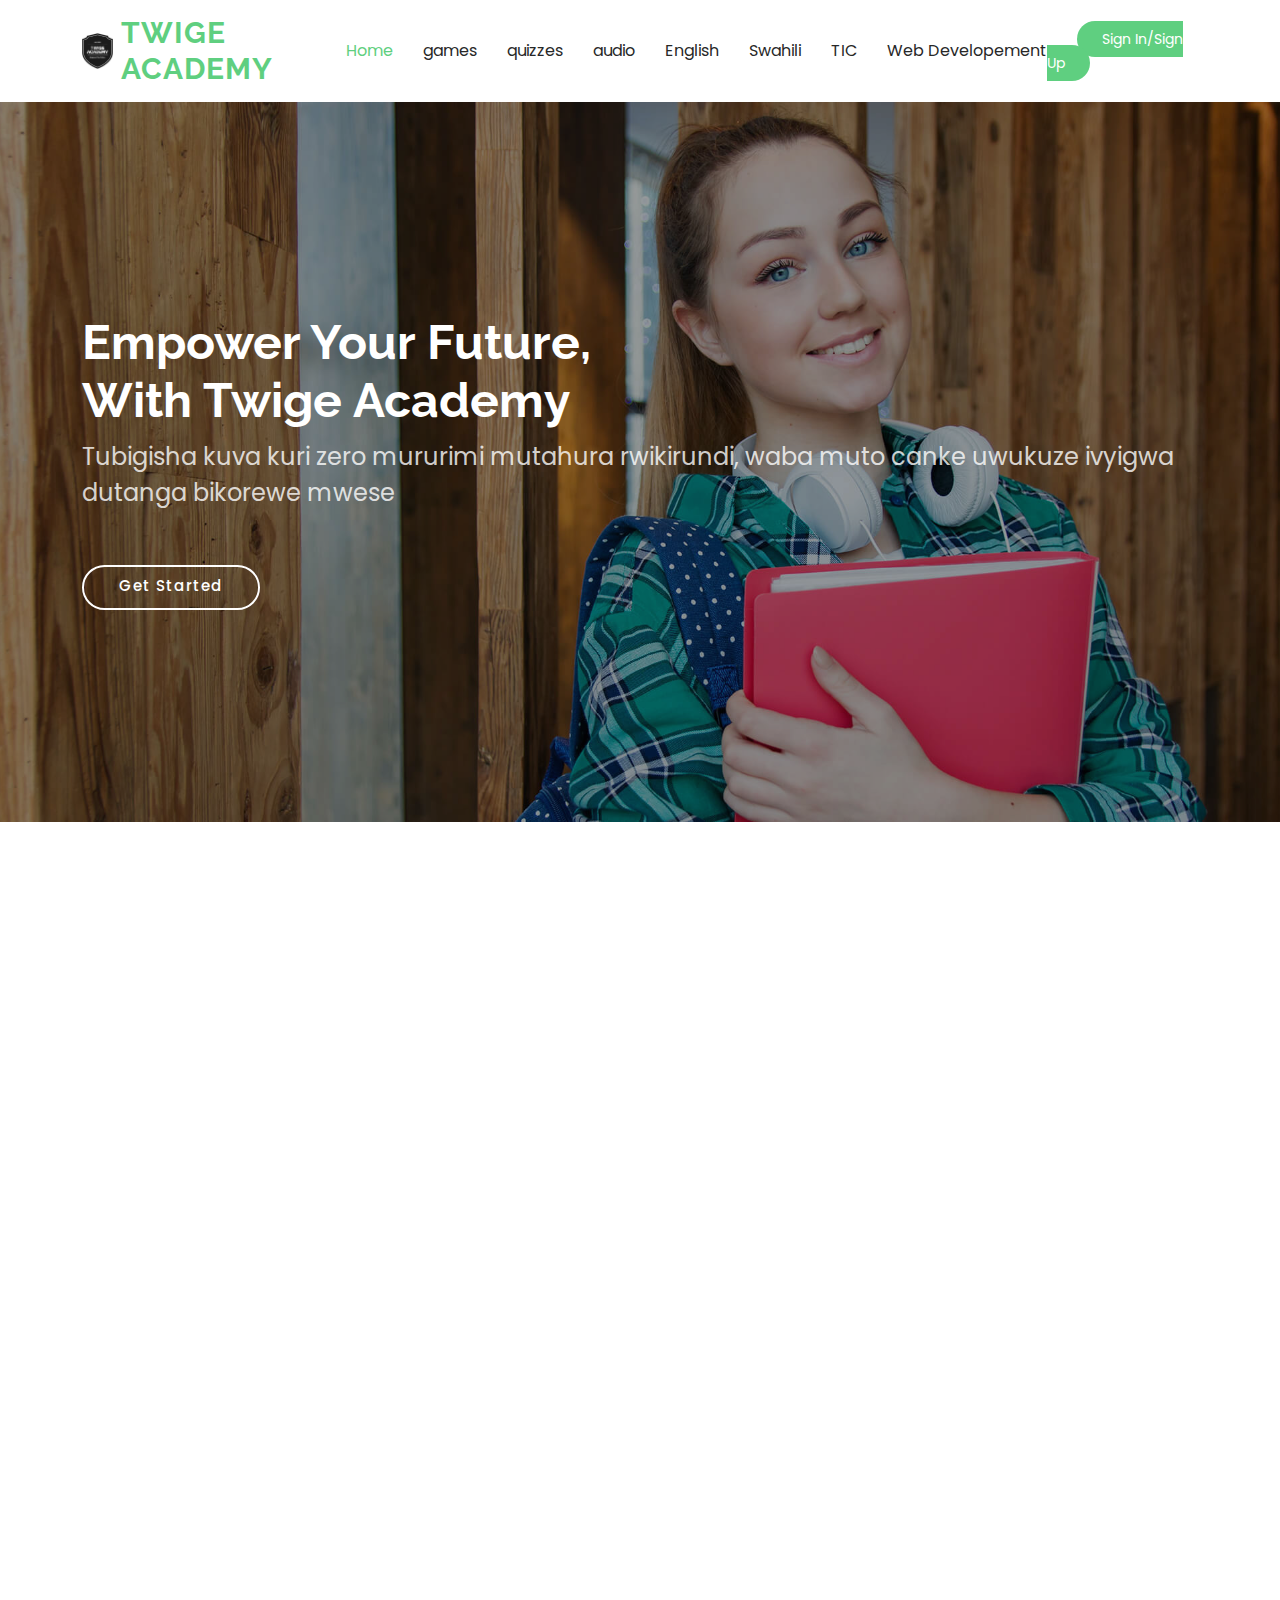
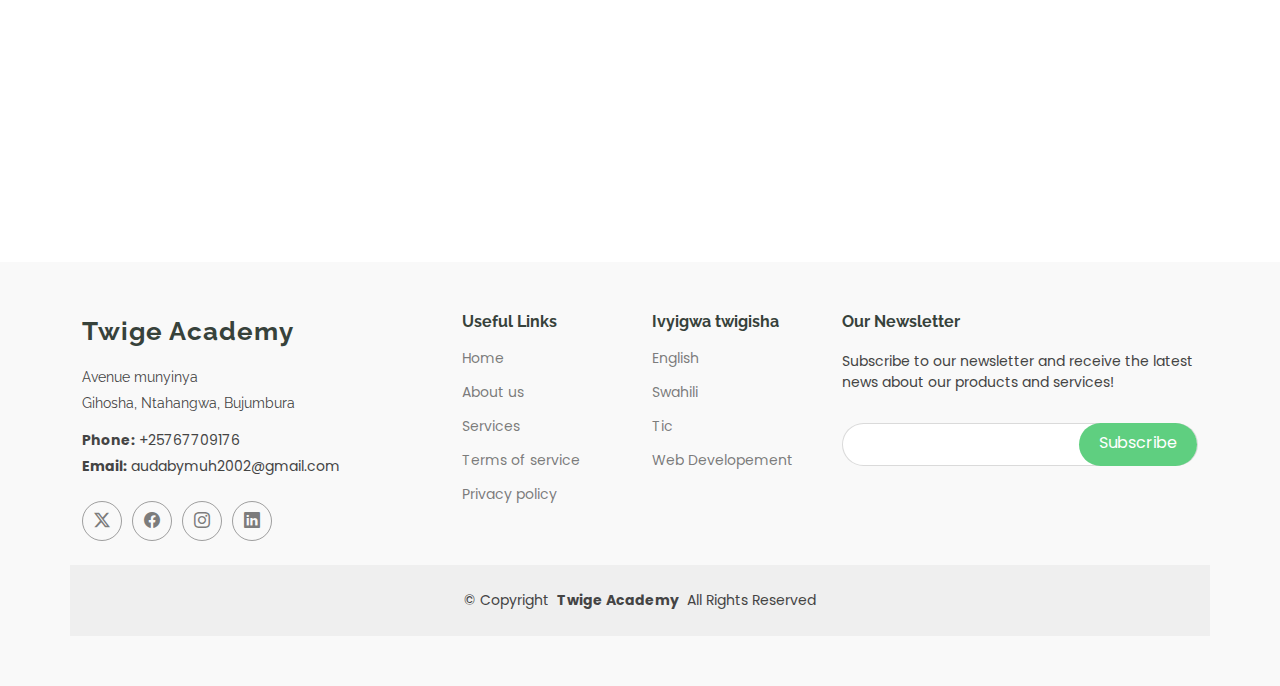
<file: index.html>
<!DOCTYPE html>
<html lang="en">

<head>
  <meta charset="utf-8">
  <meta content="width=device-width, initial-scale=1.0" name="viewport">
  <title>Twige Academy</title>
  <meta name="description" content="">
  <meta name="keywords" content="">

  <!-- Favicons -->
  <link href="assets/img/favicon.png" rel="icon">
  <link href="assets/img/apple-touch-icon.png" rel="apple-touch-icon">

  <!-- Fonts -->
  <link href="https://fonts.googleapis.com" rel="preconnect">
  <link href="https://fonts.gstatic.com" rel="preconnect" crossorigin>
  <link href="https://fonts.googleapis.com/css2?family=Open+Sans:ital,wght@0,300;0,400;0,500;0,600;0,700;0,800;1,300;1,400;1,500;1,600;1,700;1,800&family=Poppins:ital,wght@0,100;0,200;0,300;0,400;0,500;0,600;0,700;0,800;0,900;1,100;1,200;1,300;1,400;1,500;1,600;1,700;1,800;1,900&family=Raleway:ital,wght@0,100;0,200;0,300;0,400;0,500;0,600;0,700;0,800;0,900;1,100;1,200;1,300;1,400;1,500;1,600;1,700;1,800;1,900&display=swap" rel="stylesheet">

  <!-- Vendor CSS Files -->
  <link href="assets/vendor/bootstrap/css/bootstrap.min.css" rel="stylesheet">
  <link href="assets/vendor/bootstrap-icons/bootstrap-icons.css" rel="stylesheet">
  <link href="assets/vendor/aos/aos.css" rel="stylesheet">
  <link href="assets/vendor/glightbox/css/glightbox.min.css" rel="stylesheet">
  <link href="assets/vendor/swiper/swiper-bundle.min.css" rel="stylesheet">

  <!-- Main CSS File -->
  <link href="assets/css/main.css" rel="stylesheet">

</head>

<body class="index-page">

  <header id="header" class="header d-flex align-items-center sticky-top">
    <div class="container-fluid container-xl position-relative d-flex align-items-center">

      <a href="index.html" class="logo d-flex align-items-center me-auto">
        <!-- Uncomment the line below if you also wish to use an image logo -->
        <img src="assets/img/logo.png" alt=""> 
        <h1 class="sitename">Twige Academy</h1>
      </a>

      <nav id="navmenu" class="navmenu">
        <ul>
          <li><a href="index.html" class="active">Home<br></a></li>
          <li><a href="https://audaby.github.io/game-system/index.html">games</a></li>
          <li><a href="https://audaby.github.io/quiz-system1/index.html">quizzes</a></li>
          <li><a href="https://audaby.github.io/audio-system/index.html">audio</a></li>
          <li><a href="english.html">English</a></li>
          <li><a href="swahili.html">Swahili</a></li>
          <li><a href="tic.html">TIC</a></li>
          <li><a href="webdev.html">Web Developement</a></li>
        </ul>
        <i class="mobile-nav-toggle d-xl-none bi bi-list"></i>
      </nav>

      <div id="authContainer" >
        <a href="sign-in.html" class="btn-getstarted" id="loginNavBtn">Sign In/Sign Up</a>
      </div>
      
    </div>
  </header>

  <main class="main">

    <!-- Hero Section -->
    <section id="hero" class="hero section dark-background">

      <img src="assets/img/hero-bg.jpg" alt="" data-aos="fade-in">

      <div class="container">
        <h2 data-aos="fade-up" data-aos-delay="100">Empower Your Future,<br>With Twige Academy</h2>
        <p data-aos="fade-up" data-aos-delay="200">Tubigisha kuva kuri zero mururimi mutahura rwikirundi, waba muto canke uwukuze ivyigwa dutanga bikorewe mwese</p>
        <div class="d-flex mt-4" data-aos="fade-up" data-aos-delay="300">
          <a href="#courses" class="btn-get-started">Get Started</a>
        </div>
      </div>

    </section><!-- /Hero Section -->

    <div class="page-title" data-aos="fade">
      <nav class="breadcrumbs">
        <div class="container">
          <ol>
            <li class="current" id="courses">Courses</li>
          </ol>
        </div>
      </nav>
    </div><!-- End Page Title -->

    <!-- Courses Section -->
    <section id="courses" class="courses section">

      <div class="container">

        <div class="row">

          <div class="col-lg-4 col-md-6 d-flex align-items-stretch" data-aos="zoom-in" data-aos-delay="100">
            <div class="course-item">
              <img src="assets/img/course-1.jpg" class="img-fluid" alt="...">
              <div class="course-content">
                <div class="d-flex justify-content-between align-items-center mb-3">
                  <p class="category">English</p>
                </div>

                <h3><a href="english.html">English</a></h3>
                <p class="description">Et architecto provident deleniti facere repellat nobis iste. Id facere quia quae dolores dolorem tempore.</p>
              </div>
            </div>
          </div> <!-- End Course Item-->

          <div class="col-lg-4 col-md-6 d-flex align-items-stretch mt-4 mt-md-0" data-aos="zoom-in" data-aos-delay="200">
            <div class="course-item">
              <img src="assets/img/course-2.jpg" class="img-fluid" alt="...">
              <div class="course-content">
                <div class="d-flex justify-content-between align-items-center mb-3">
                  <p class="category">Swahili</p>
                </div>

                <h3><a href="swahili.html">Swahili</a></h3>
                <p class="description">Et architecto provident deleniti facere repellat nobis iste. Id facere quia quae dolores dolorem tempore.</p>
              </div>
            </div>
          </div> <!-- End Course Item-->

          <div class="col-lg-4 col-md-6 d-flex align-items-stretch mt-4 mt-lg-0" data-aos="zoom-in" data-aos-delay="300">
            <div class="course-item">
              <img src="assets/img/course-3.jpg" class="img-fluid" alt="...">
              <div class="course-content">
                <div class="d-flex justify-content-between align-items-center mb-3">
                  <p class="category">Web Developement</p>
                </div>

                <h3><a href="webdev.html">Web Developement</a></h3>
                <p class="description">Et architecto provident deleniti facere repellat nobis iste. Id facere quia quae dolores dolorem tempore.</p>
              </div>
            </div>
          </div> <!-- End Course Item-->
                    <div class="col-lg-4 col-md-6 d-flex align-items-stretch mt-4 mt-lg-0" data-aos="zoom-in" data-aos-delay="300">
            <div class="course-item">
              <img src="assets/img/course-3.jpg" class="img-fluid" alt="...">
              <div class="course-content">
                <div class="d-flex justify-content-between align-items-center mb-3">
                  <p class="category">TIC</p>
                </div>

                <h3><a href="tic.html">TIC</a></h3>
                <p class="description">Et architecto provident deleniti facere repellat nobis iste. Id facere quia quae dolores dolorem tempore.</p>
              </div>
            </div>
          </div> <!-- End Course Item-->

        </div>

      </div>

    </section><!-- /Courses Section -->

  </main>

  <footer id="footer" class="footer position-relative light-background">

    <div class="container footer-top">
      <div class="row gy-4">
        <div class="col-lg-4 col-md-6 footer-about">
          <a href="index.html" class="logo d-flex align-items-center">
            <span class="sitename">Twige Academy</span>
          </a>
          <div class="footer-contact pt-3">
            <p>Avenue munyinya</p>
            <p>Gihosha, Ntahangwa, Bujumbura</p>
            <p class="mt-3"><strong>Phone:</strong> <span>+25767709176</span></p>
            <p><strong>Email:</strong> <span>audabymuh2002@gmail.com</span></p>
          </div>
          <div class="social-links d-flex mt-4">
            <a href=""><i class="bi bi-twitter-x"></i></a>
            <a href=""><i class="bi bi-facebook"></i></a>
            <a href=""><i class="bi bi-instagram"></i></a>
            <a href=""><i class="bi bi-linkedin"></i></a>
          </div>
        </div>

        <div class="col-lg-2 col-md-3 footer-links">
          <h4>Useful Links</h4>
          <ul>
            <li><a href="index.html">Home</a></li>
            <li><a href="about.html">About us</a></li>
            <li><a href="#courses">Services</a></li>
            <li><a href="#">Terms of service</a></li>
            <li><a href="#">Privacy policy</a></li>
          </ul>
        </div>

        <div class="col-lg-2 col-md-3 footer-links">
          <h4>Ivyigwa twigisha</h4>
          <ul>
            <li><a href="english.html">English</a></li>
            <li><a href="swahili.html">Swahili</a></li>
            <li><a href="tic.html">Tic</a></li>
            <li><a href="webdev.html">Web Developement</a></li>
          </ul>
        </div>

        <div class="col-lg-4 col-md-12 footer-newsletter">
          <h4>Our Newsletter</h4>
          <p>Subscribe to our newsletter and receive the latest news about our products and services!</p>
          <form action="forms/newsletter.php" method="post" class="php-email-form">
            <div class="newsletter-form"><input type="email" name="email"><input type="submit" value="Subscribe"></div>
            <div class="loading">Loading</div>
            <div class="error-message"></div>
            <div class="sent-message">Your subscription request has been sent. Thank you!</div>
          </form>
        </div>

      </div>
    </div>

    <div class="container copyright text-center mt-4">
      <p>© <span>Copyright</span> <strong class="px-1 sitename">Twige Academy</strong> <span>All Rights Reserved</span></p>
    </div>

  </footer>

  <!-- Scroll Top -->
  <a href="#" id="scroll-top" class="scroll-top d-flex align-items-center justify-content-center"><i class="bi bi-arrow-up-short"></i></a>

  <!-- Preloader -->
  <div id="preloader"></div>

  <!-- Vendor JS Files -->
  <script src="assets/vendor/bootstrap/js/bootstrap.bundle.min.js"></script>
  <script src="assets/vendor/php-email-form/validate.js"></script>
  <script src="assets/vendor/aos/aos.js"></script>
  <script src="assets/vendor/glightbox/js/glightbox.min.js"></script>
  <script src="assets/vendor/purecounter/purecounter_vanilla.js"></script>
  <script src="assets/vendor/swiper/swiper-bundle.min.js"></script>

  <!-- Main JS File -->
  <script src="assets/js/main.js"></script>

</body>

</html>
</file>
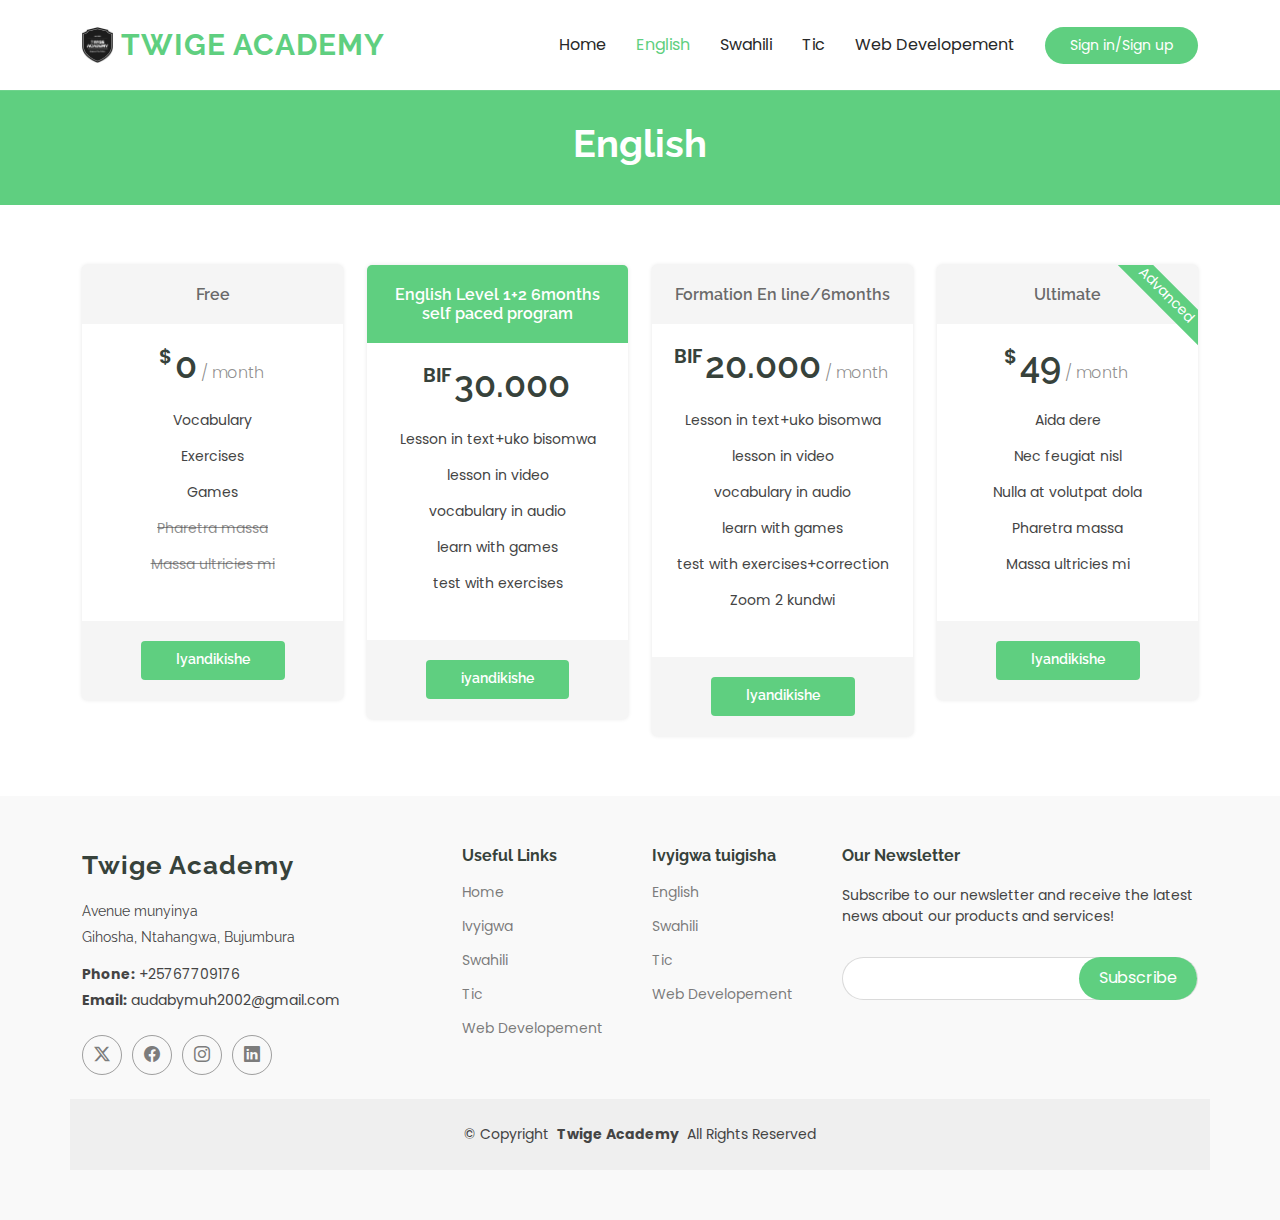
<file: english.html>
<!DOCTYPE html>
<html lang="en">

<head>
  <meta charset="utf-8">
  <meta content="width=device-width, initial-scale=1.0" name="viewport">
  <title>Twige Academy</title>
  <meta name="description" content="">
  <meta name="keywords" content="">

  <!-- Favicons -->
  <link href="assets/img/favicon.png" rel="icon">
  <link href="assets/img/apple-touch-icon.png" rel="apple-touch-icon">

  <!-- Fonts -->
  <link href="https://fonts.googleapis.com" rel="preconnect">
  <link href="https://fonts.gstatic.com" rel="preconnect" crossorigin>
  <link href="https://fonts.googleapis.com/css2?family=Open+Sans:ital,wght@0,300;0,400;0,500;0,600;0,700;0,800;1,300;1,400;1,500;1,600;1,700;1,800&family=Poppins:ital,wght@0,100;0,200;0,300;0,400;0,500;0,600;0,700;0,800;0,900;1,100;1,200;1,300;1,400;1,500;1,600;1,700;1,800;1,900&family=Raleway:ital,wght@0,100;0,200;0,300;0,400;0,500;0,600;0,700;0,800;0,900;1,100;1,200;1,300;1,400;1,500;1,600;1,700;1,800;1,900&display=swap" rel="stylesheet">

  <!-- Vendor CSS Files -->
  <link href="assets/vendor/bootstrap/css/bootstrap.min.css" rel="stylesheet">
  <link href="assets/vendor/bootstrap-icons/bootstrap-icons.css" rel="stylesheet">
  <link href="assets/vendor/aos/aos.css" rel="stylesheet">
  <link href="assets/vendor/glightbox/css/glightbox.min.css" rel="stylesheet">
  <link href="assets/vendor/swiper/swiper-bundle.min.css" rel="stylesheet">

  <!-- Main CSS File -->
  <link href="assets/css/main.css" rel="stylesheet">

</head>

<body class="index-page">
  <header id="header" class="header d-flex align-items-center sticky-top">
    <div class="container-fluid container-xl position-relative d-flex align-items-center">
        <a href="index.html" class="logo d-flex align-items-center me-auto">
        <!-- Uncomment the line below if you also wish to use an image logo -->
        <img src="assets/img/logo.png" alt="">
        <h1 class="sitename">Twige Academy</h1>
        </a>
      <nav id="navmenu" class="navmenu">
        <ul>
          <li><a href="index.html">Home<br></a></li>
          <li><a href="english.html" class="active">English</a></li>
          <li><a href="swahili.html">Swahili</a></li>
          <li><a href="tic.html">Tic</a></li>
          <li><a href="webdev.html">Web Developement</a></li>
        </ul>
        <i class="mobile-nav-toggle d-xl-none bi bi-list"></i>
      </nav>
      <a class="btn-getstarted" href="courses.html">Sign in/Sign up</a>


    </div>
  </header>

  <main class="main">

    <!-- Page Title -->
    <div class="page-title" data-aos="fade">
      <div class="heading">
        <div class="container">
          <div class="row d-flex justify-content-center text-center">
            <div class="col-lg-8">
              <h1>English</h1>
            </div>
          </div>
        </div>
      </div>
    </div><!-- End Page Title -->

    <!-- Pricing Section -->
    <section id="pricing" class="pricing section">

      <div class="container">

        <div class="row gy-3">

          <div class="col-xl-3 col-lg-6" data-aos="fade-up" data-aos-delay="100">
            <div class="pricing-item">
              <h3>Free</h3>
              <h4><sup>$</sup>0<span> / month</span></h4>
              <ul>
                <li>Vocabulary</li>
                <li>Exercises</li>
                <li>Games</li>
                <li class="na">Pharetra massa</li>
                <li class="na">Massa ultricies mi</li>
              </ul>
              <div class="btn-wrap">
                <a href="free-mode.html?course=english" class="btn-buy">Iyandikishe</a>
              </div>
            </div>
          </div><!-- End Pricing Item -->

          <div class="col-xl-3 col-lg-6" data-aos="fade-up" data-aos-delay="200">
            <div class="pricing-item featured">
              <h3>English Level 1+2 6months self paced program</h3>
              <h4><sup>BIF</sup>30.000</h4>
              <ul>
                <li>Lesson in text+uko bisomwa</li>
                <li>lesson in video</li>
                <li>vocabulary in audio</li>
                <li>learn with games</li>
                <li>test with exercises</li>
              </ul>
              <div class="btn-wrap">
                <a href="self-paced.html?course=english" class="btn-buy">iyandikishe</a>
              </div>
            </div>
          </div><!-- End Pricing Item -->

          <div class="col-xl-3 col-lg-6" data-aos="fade-up" data-aos-delay="400">
            <div class="pricing-item">
              <h3>Formation En line/6months</h3>
              <h4><sup>BIF</sup>20.000<span> / month</span></h4>
              <ul>
                <li>Lesson in text+uko bisomwa</li>
                <li>lesson in video</li>
                <li>vocabulary in audio</li>
                <li>learn with games</li>
                <li>test with exercises+correction</li>
                <li>Zoom 2 kundwi</li>
              </ul>
              <div class="btn-wrap">
                <a href="online-class.html?course=english" class="btn-buy">Iyandikishe</a>
              </div>
            </div>
          </div><!-- End Pricing Item -->

          <div class="col-xl-3 col-lg-6" data-aos="fade-up" data-aos-delay="400">
            <div class="pricing-item">
              <span class="advanced">Advanced</span>
              <h3>Ultimate</h3>
              <h4><sup>$</sup>49<span> / month</span></h4>
              <ul>
                <li>Aida dere</li>
                <li>Nec feugiat nisl</li>
                <li>Nulla at volutpat dola</li>
                <li>Pharetra massa</li>
                <li>Massa ultricies mi</li>
              </ul>
              <div class="btn-wrap">
                <a href="#" class="btn-buy">Iyandikishe</a>
              </div>
            </div>
          </div><!-- End Pricing Item -->

        </div>

      </div>

    </section><!-- /Pricing Section -->

  </main>

  <footer id="footer" class="footer position-relative light-background">

    <div class="container footer-top">
      <div class="row gy-4">
        <div class="col-lg-4 col-md-6 footer-about">
          <a href="index.html" class="logo d-flex align-items-center">
            <span class="sitename">Twige Academy</span>
          </a>
          <div class="footer-contact pt-3">
            <p>Avenue munyinya</p>
            <p>Gihosha, Ntahangwa, Bujumbura</p>
            <p class="mt-3"><strong>Phone:</strong> <span>+25767709176</span></p>
            <p><strong>Email:</strong> <span>audabymuh2002@gmail.com</span></p>
          </div>
          <div class="social-links d-flex mt-4">
            <a href=""><i class="bi bi-twitter-x"></i></a>
            <a href=""><i class="bi bi-facebook"></i></a>
            <a href=""><i class="bi bi-instagram"></i></a>
            <a href=""><i class="bi bi-linkedin"></i></a>
          </div>
        </div>

        <div class="col-lg-2 col-md-3 footer-links">
          <h4>Useful Links</h4>
          <ul>
            <li><a href="index.html">Home</a></li>
            <li><a href="#courses">Ivyigwa</a></li>
            <li><a href="swahili.html">Swahili</a></li>
            <li><a href="tic.html">Tic</a></li>
            <li><a href="webdev.html">Web Developement</a></li>
          </ul>
        </div>

        <div class="col-lg-2 col-md-3 footer-links">
          <h4>Ivyigwa tuigisha</h4>
          <ul>
            <li><a href="english.html">English</a></li>
            <li><a href="swahili.html">Swahili</a></li>
            <li><a href="tic.html">Tic</a></li>
            <li><a href="webdev.html">Web Developement</a></li>
          </ul>
        </div>

        <div class="col-lg-4 col-md-12 footer-newsletter">
          <h4>Our Newsletter</h4>
          <p>Subscribe to our newsletter and receive the latest news about our products and services!</p>
          <form action="forms/newsletter.php" method="post" class="php-email-form">
            <div class="newsletter-form"><input type="email" name="email"><input type="submit" value="Subscribe"></div>
            <div class="loading">Loading</div>
            <div class="error-message"></div>
            <div class="sent-message">Your subscription request has been sent. Thank you!</div>
          </form>
        </div>

      </div>
    </div>

    <div class="container copyright text-center mt-4">
      <p>© <span>Copyright</span> <strong class="px-1 sitename">Twige Academy</strong> <span>All Rights Reserved</span></p>
    </div>

  </footer>


  <!-- Scroll Top -->
  <a href="#" id="scroll-top" class="scroll-top d-flex align-items-center justify-content-center"><i class="bi bi-arrow-up-short"></i></a>

  <!-- Preloader -->
  <div id="preloader"></div>

  <!-- Vendor JS Files -->
  <script src="assets/vendor/bootstrap/js/bootstrap.bundle.min.js"></script>
  <script src="assets/vendor/php-email-form/validate.js"></script>
  <script src="assets/vendor/aos/aos.js"></script>
  <script src="assets/vendor/glightbox/js/glightbox.min.js"></script>
  <script src="assets/vendor/purecounter/purecounter_vanilla.js"></script>
  <script src="assets/vendor/swiper/swiper-bundle.min.js"></script>

  <!-- Main JS File -->
  <script src="assets/js/main.js"></script>

</body>

</html>
</file>
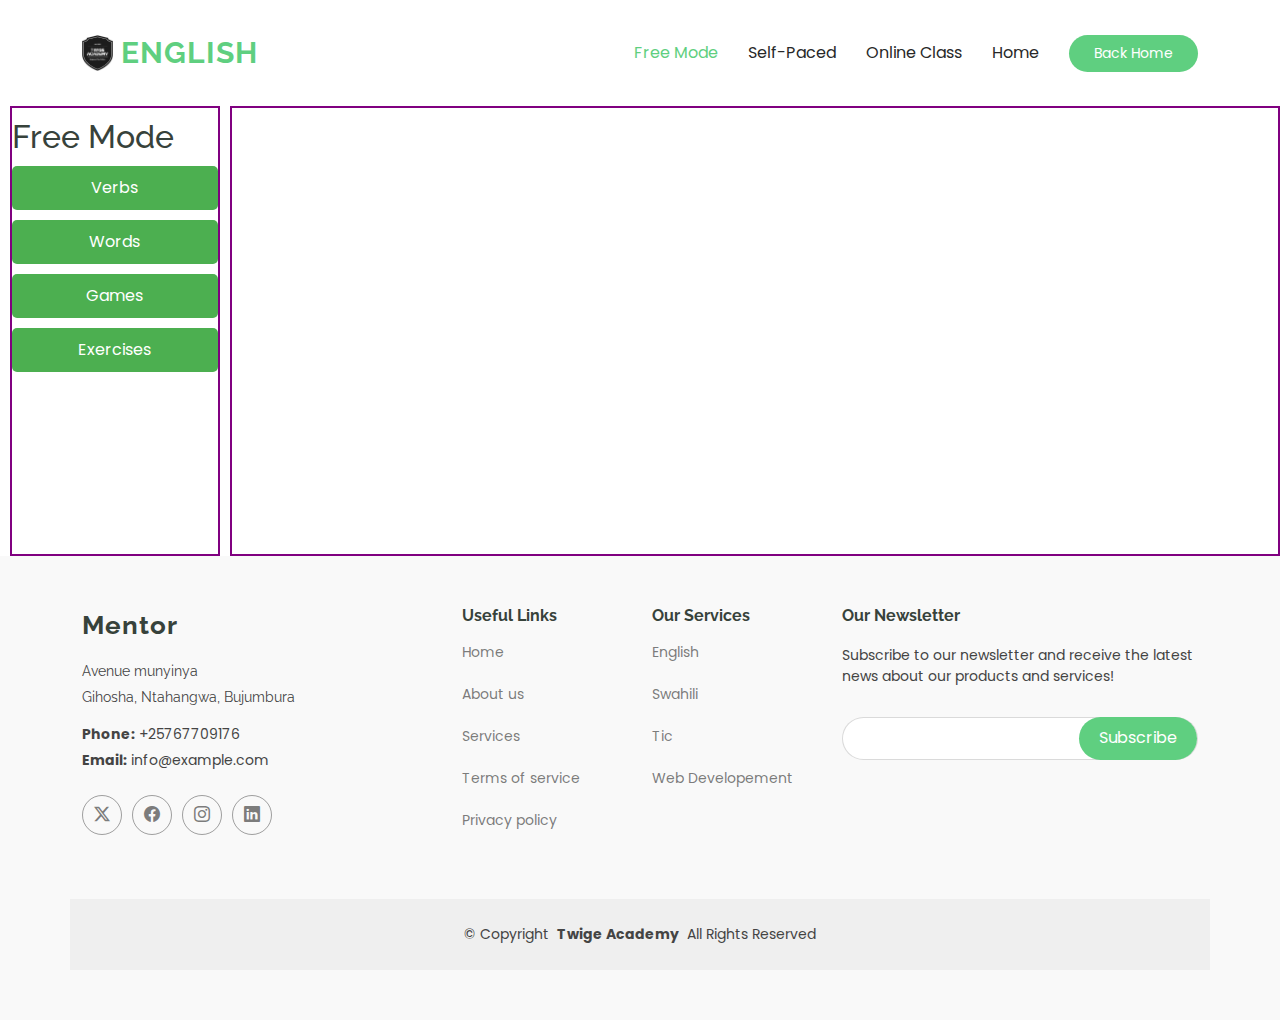
<file: free-mode.html>
<!DOCTYPE html>
<html lang="en">

<head>
  <meta charset="utf-8">
  <meta content="width=device-width, initial-scale=1.0" name="viewport">
  <title>Free Mode Course</title>
  <meta name="description" content="">
  <meta name="keywords" content="">

  <!-- Favicons -->
  <link href="assets/img/favicon.png" rel="icon">
  <link href="assets/img/apple-touch-icon.png" rel="apple-touch-icon">

  <!-- Fonts -->
  <link href="https://fonts.googleapis.com" rel="preconnect">
  <link href="https://fonts.gstatic.com" rel="preconnect" crossorigin>
  <link href="https://fonts.googleapis.com/css2?family=Open+Sans:ital,wght@0,300;0,400;0,500;0,600;0,700;0,800;1,300;1,400;1,500;1,600;1,700;1,800&family=Poppins:ital,wght@0,100;0,200;0,300;0,400;0,500;0,600;0,700;0,800;0,900;1,100;1,200;1,300;1,400;1,500;1,600;1,700;1,800;1,900&family=Raleway:ital,wght@0,100;0,200;0,300;0,400;0,500;0,600;0,700;0,800;0,900;1,100;1,200;1,300;1,400;1,500;1,600;1,700;1,800;1,900&display=swap" rel="stylesheet">

  <!-- Vendor CSS Files -->
  <link href="assets/vendor/bootstrap/css/bootstrap.min.css" rel="stylesheet">
  <link href="assets/vendor/bootstrap-icons/bootstrap-icons.css" rel="stylesheet">
  <link href="assets/vendor/aos/aos.css" rel="stylesheet">
  <link href="assets/vendor/glightbox/css/glightbox.min.css" rel="stylesheet">
  <link href="assets/vendor/swiper/swiper-bundle.min.css" rel="stylesheet">

  <!-- Main CSS File -->
  <link href="assets/css/main.css" rel="stylesheet">

</head>
    <style>
      button {
        display: block;
        width: 100%;
        padding: 10px;
        font-size: 16px;
        margin-top: 10px;
        background-color: #4CAF50;
        color: white;
        border: none;
        border-radius: 5px;
        cursor: pointer;
      }
      #retry {
          background-color: #2196F3;
      }
      #back {
          background-color: #f39c12;
      }
      li {
          cursor: pointer;
          margin: 8px 0;
          color: #007bff;
      }
    </style>

<body class="index-page">
  <header id="header" class="header d-flex align-items-center sticky-top">
    <div class="container-fluid container-xl position-relative d-flex align-items-center">
        <a href="index.html" class="logo d-flex align-items-center me-auto">
        <!-- Uncomment the line below if you also wish to use an image logo -->
        <img src="assets/img/logo.png" alt=""> 
        <h1 id="course-title" class="sitename"></h1>
        </a>
      <!-- The navig bellow has ids that allows to free mode, self paced to switch without any issue -->
      <nav id="navmenu" class="navmenu"><!-- The id name and class name work for styling with css -->
        <ul> 
          <li><a id="freeModeLink" href="#" class="active">Free Mode</a></li>
          <li><a id="selfPacedLink" href="#">Self-Paced</a></li>
          <li><a id="onlineClassLink" href="#">Online Class</a></li>
          <li><a id="homeLink" href="index.html">Home</a></li>
        </ul>
        <i class="mobile-nav-toggle d-xl-none bi bi-list"></i>
      </nav>
      <a class="btn-getstarted" href="index.html">Back Home</a>
    </div>
  </header>



  <main class='course-flexing'>

    <!-- Freem Mode  Section start-->
    
    <div class="freemode-services"><!--The class freemode-services is for styling with CSS-->
        <h2>Free Mode</h2>
        
          <!--<nav id="lessonTabs" id="sections-nav"></nav><!--The id sections-nav is for the json file-->
          <nav id ="sections-nav"></nav>
        
    </div>
    <!--<div id="lessonContent" id ="content" class="course-container"><!--The id"content" is for json file and course-container class is for CSS-->
    </div>
    <div id ="content" class="course-container"></div>

   <!-- Free Mode Section end-->
    <!--Exercises Section start
    <div id="quiz-container">
        <h2>Select a Course</h2>
        <ul id="course-list"></ul>
    </div>
    <div id="section-content"></div>-->
  
  </main>

  <footer id="footer" class="footer position-relative light-background">

    <div class="container footer-top">
      <div class="row gy-4">
        <div class="col-lg-4 col-md-6 footer-about">
          <a href="index.html" class="logo d-flex align-items-center">
            <span class="sitename">Mentor</span>
          </a>
          <div class="footer-contact pt-3">
            <p>Avenue munyinya</p>
            <p>Gihosha, Ntahangwa, Bujumbura</p>
            <p class="mt-3"><strong>Phone:</strong> <span>+25767709176</span></p>
            <p><strong>Email:</strong> <span>info@example.com</span></p>
          </div>
          <div class="social-links d-flex mt-4">
            <a href=""><i class="bi bi-twitter-x"></i></a>
            <a href=""><i class="bi bi-facebook"></i></a>
            <a href=""><i class="bi bi-instagram"></i></a>
            <a href=""><i class="bi bi-linkedin"></i></a>
          </div>
        </div>

        <div class="col-lg-2 col-md-3 footer-links">
          <h4>Useful Links</h4>
          <ul>
            <li><a href="index.html">Home</a></li>
            <li><a href="about.html">About us</a></li>
            <li><a href="#courses">Services</a></li>
            <li><a href="#">Terms of service</a></li>
            <li><a href="#">Privacy policy</a></li>
          </ul>
        </div>

        <div class="col-lg-2 col-md-3 footer-links">
          <h4>Our Services</h4>
          <ul>
            <li><a href="english.html">English</a></li>
            <li><a href="swahili.html">Swahili</a></li>
            <li><a href="tic.html">Tic</a></li>
            <li><a href="webdev.html">Web Developement</a></li>
          </ul>
        </div>

        <div class="col-lg-4 col-md-12 footer-newsletter">
          <h4>Our Newsletter</h4>
          <p>Subscribe to our newsletter and receive the latest news about our products and services!</p>
          <form action="forms/newsletter.php" method="post" class="php-email-form">
            <div class="newsletter-form"><input type="email" name="email"><input type="submit" value="Subscribe"></div>
            <div class="loading">Loading</div>
            <div class="error-message"></div>
            <div class="sent-message">Your subscription request has been sent. Thank you!</div>
          </form>
        </div>

      </div>
    </div>

    <div class="container copyright text-center mt-4">
      <p>© <span>Copyright</span> <strong class="px-1 sitename">Twige Academy</strong> <span>All Rights Reserved</span></p>
    </div>

  </footer>


  <!-- Scroll Top -->
  <a href="#" id="scroll-top" class="scroll-top d-flex align-items-center justify-content-center"><i class="bi bi-arrow-up-short"></i></a>

  <!-- Preloader -->
  <div id="preloader"></div>

  <!-- Vendor JS Files -->
  <script src="assets/vendor/bootstrap/js/bootstrap.bundle.min.js"></script>
  <script src="assets/vendor/php-email-form/validate.js"></script>
  <script src="assets/vendor/aos/aos.js"></script>
  <script src="assets/vendor/glightbox/js/glightbox.min.js"></script>
  <script src="assets/vendor/purecounter/purecounter_vanilla.js"></script>
  <script src="assets/vendor/swiper/swiper-bundle.min.js"></script>

  <!-- Main JS File -->
  <script src="assets/js/main.js"></script>


<script>
  async function loadExercises(courseId, serviceId, sectionId = null, weekId = null, lessonId = null, componentId = null) {
      // Fetch the exercises JSON
      const res = await fetch("exercises.json");
      const data = await res.json();

      // Find the course
      const course = data.courses.find(c => c.id === courseId);
      if (!course) return alert("Course not found");

      // Find the service/mode
      const service = course.services.find(s => s.id === serviceId);
      if (!service) return alert("Service not found");

      let questions = [];

      // --- Free Mode ---
      if (serviceId === "free-mode") {
          if (!sectionId) return alert("Section not specified for Free Mode");
          const section = service.sections.find(sec => sec.id === sectionId);
          if (!section) return alert("Section not found in Free Mode");
          questions = section.questions;

      // --- Self-Paced ---
      } else if (serviceId === "self-paced") {
          if (!weekId || !lessonId || !componentId) return alert("Week, lesson, or component not specified for Self-Paced");
          const week = service.weeks.find(w => w.id === weekId);
          if (!week) return alert("Week not found");

          const lesson = week.lessons.find(l => l.id === lessonId);
          if (!lesson) return alert("Lesson not found");

          const component = lesson.components.find(c => c.id === componentId);
          if (!component) return alert("Component not found in lesson");

          questions = component.questions;
      }

      // Display quiz in the container
      renderQuiz(questions, `${courseId}_${serviceId}_${sectionId || lessonId}_${componentId || ""}`);
  }

  // --- Render Quiz Function ---
  function renderQuiz(questions, quizKey) {
      const container = document.getElementById("section-content"); // make sure you have this container
      container.innerHTML = "";

      if (!questions || questions.length === 0) {
          container.innerHTML = "<p>No exercises found.</p>";
          return;
      }

      // Load saved progress from localStorage
      const savedProgress = JSON.parse(localStorage.getItem(quizKey));

      // Build quiz HTML
      const quizHTML = questions.map((q, idx) => {
          const savedAnswer = savedProgress?.answers?.[idx] || "";
          const disabled = savedProgress ? "disabled" : "";
          return `
              <div class="question" id="question-${idx}">
                  <p>${q.question}</p>
                  <label><input type="radio" name="q${idx}" value="a" ${savedAnswer === "a" ? "checked" : ""} ${disabled}> ${q.a}</label><br>
                  <label><input type="radio" name="q${idx}" value="b" ${savedAnswer === "b" ? "checked" : ""} ${disabled}> ${q.b}</label><br>
                  <label><input type="radio" name="q${idx}" value="c" ${savedAnswer === "c" ? "checked" : ""} ${disabled}> ${q.c}</label><br>
                  <label><input type="radio" name="q${idx}" value="d" ${savedAnswer === "d" ? "checked" : ""} ${disabled}> ${q.d}</label>
                  <div class="feedback" id="feedback-${idx}"></div>
              </div>
          `;
      }).join("");

      container.innerHTML = `
          <h3>Quiz</h3>
          <form id="quiz-form">${quizHTML}</form>
          <button id="submit-quiz">Submit Answers</button>
          <button id="retry-quiz" style="display:none;">Try Again</button>
          <div id="quiz-result"></div>
      `;

      const submitBtn = document.getElementById("submit-quiz");
      const retryBtn = document.getElementById("retry-quiz");
      const resultDiv = document.getElementById("quiz-result");

      // If saved, show results
      if (savedProgress) {
          showResults(questions, savedProgress, quizKey);
          submitBtn.disabled = true;
          retryBtn.style.display = "inline-block";
      }

      // Submit quiz
      submitBtn.onclick = (e) => {
          e.preventDefault();
          let score = 0;
          const answers = [];
          questions.forEach((q, idx) => {
              const selected = document.querySelector(`input[name="q${idx}"]:checked`);
              const allOpts = document.querySelectorAll(`input[name="q${idx}"]`);
              allOpts.forEach(opt => opt.disabled = true);
              if (selected) {
                  answers.push(selected.value);
                  if (selected.value === q.correct) score++;
              } else {
                  answers.push(null);
              }
          });

          const progress = { answers, score };
          localStorage.setItem(quizKey, JSON.stringify(progress));
          showResults(questions, progress, quizKey);
          submitBtn.disabled = true;
          retryBtn.style.display = "inline-block";
      };

      // Retry quiz
      retryBtn.onclick = () => {
          localStorage.removeItem(quizKey);
          renderQuiz(questions, quizKey);
      };
  }

  // --- Show Results Function ---
  function showResults(questions, progress, quizKey) {
      const resultDiv = document.getElementById("quiz-result");
      questions.forEach((q, idx) => {
          const feedback = document.getElementById(`feedback-${idx}`);
          const savedAnswer = progress.answers[idx];
          const questionDiv = document.getElementById(`question-${idx}`);
          if (savedAnswer === q.correct) {
              feedback.innerHTML = `<span style="color: green;">✔ Correct!</span>`;
              questionDiv.style.backgroundColor = "#e8f5e9";
          } else {
              feedback.innerHTML = `<span style="color: red;">✘ Wrong! Correct answer: <b>${q[q.correct]}</b></span>`;
              questionDiv.style.backgroundColor = "#ffebee";
          }
      });
      resultDiv.innerHTML = `<hr><p>You scored <b>${progress.score}</b> out of <b>${questions.length}</b>.</p>`;
  }
</script>











  <!-- JS File to make the free-mode file reusable for accross the website-->
  <script>
    async function loadFreeMode() {
      // 1. Get course ID from URL
      const urlParams = new URLSearchParams(window.location.search);
      const courseId = urlParams.get("course") || "english"; // default English

      // 2. Fetch JSON
      const response = await fetch("courses.json");
      const data = await response.json();

      // 3. Find course
      const course = data.courses.find(c => c.id === courseId);
      if (!course) {
        document.getElementById("content").innerHTML = "<p>Course not found</p>";
        return;
      }

      // 4. Find Free Mode
      const freeMode = course.services.find(s => s.id === "free-mode");
      if (!freeMode) {
        document.getElementById("content").innerHTML = "<p>Free Mode not available</p>";
        return;
      }

      // 5. Show course title
      document.getElementById("course-title").innerText = course.title;

      // 6. Create navigation
      const nav = document.getElementById("sections-nav");
      freeMode.sections.forEach(section => {
        const btn = document.createElement("button");
        btn.innerText = section.title;
        btn.onclick = () => {
          document.getElementById("content").innerHTML = section.content;
        };
        nav.appendChild(btn);
      });
    }
    loadFreeMode();
    //<!-- Function to load lesson content or show "Coming soon" message -->
    function loadLessonContent(content, containerId, type) {
      const container = document.getElementById(containerId);
      container.innerHTML = ""; // clear old content

      if (!content || content.length === 0) {
          // Show "Coming soon" message if no content
          container.innerHTML = `
              <div class="coming-soon">
                  <p>${type} content is coming soon 🚀</p>
              </div>
          `;
          return;
      }

      // Otherwise load the actual content
      content.forEach(item => {
          let element;
          if (type === "text") {
              element = document.createElement("p");
              element.textContent = item;
          } else if (type === "video") {
              element = document.createElement("iframe");
              element.src = item;
              element.width = "560";
              element.height = "315";
              element.allowFullscreen = true;
          } else if (type === "slides") {
              element = document.createElement("iframe");
              element.src = item;
              element.width = "600";
              element.height = "400";
          } else if (type === "quiz") {
              element = document.createElement("iframe");
              element.src = item;
              element.width = "600";
              element.height = "400";
          }
          container.appendChild(element);
      });
    }loadLessonContent();
  </script>
  
  <!-- JS File to make able to switch between self-mode, self-paced, and online-class -->
  <script>
    document.addEventListener("DOMContentLoaded", () => {
      // Get course from URL (e.g., ?course=english)
      const params = new URLSearchParams(window.location.search);
      const course = params.get("course") || "english";

      // Home link remains static
      document.getElementById("homeLink").href = `index.html`;

      // Add click events to force page reload
      document.getElementById("freeModeLink").addEventListener("click", () => {
        window.location.href = `free-mode.html?course=${course}`;
      });

      document.getElementById("selfPacedLink").addEventListener("click", () => {
        window.location.href = `self-paced.html?course=${course}`;
      });

      document.getElementById("onlineClassLink").addEventListener("click", () => {
        window.location.href = `online-class.html?course=${course}`;
      });
    });
    
  </script>
</body>


</html>
</file>
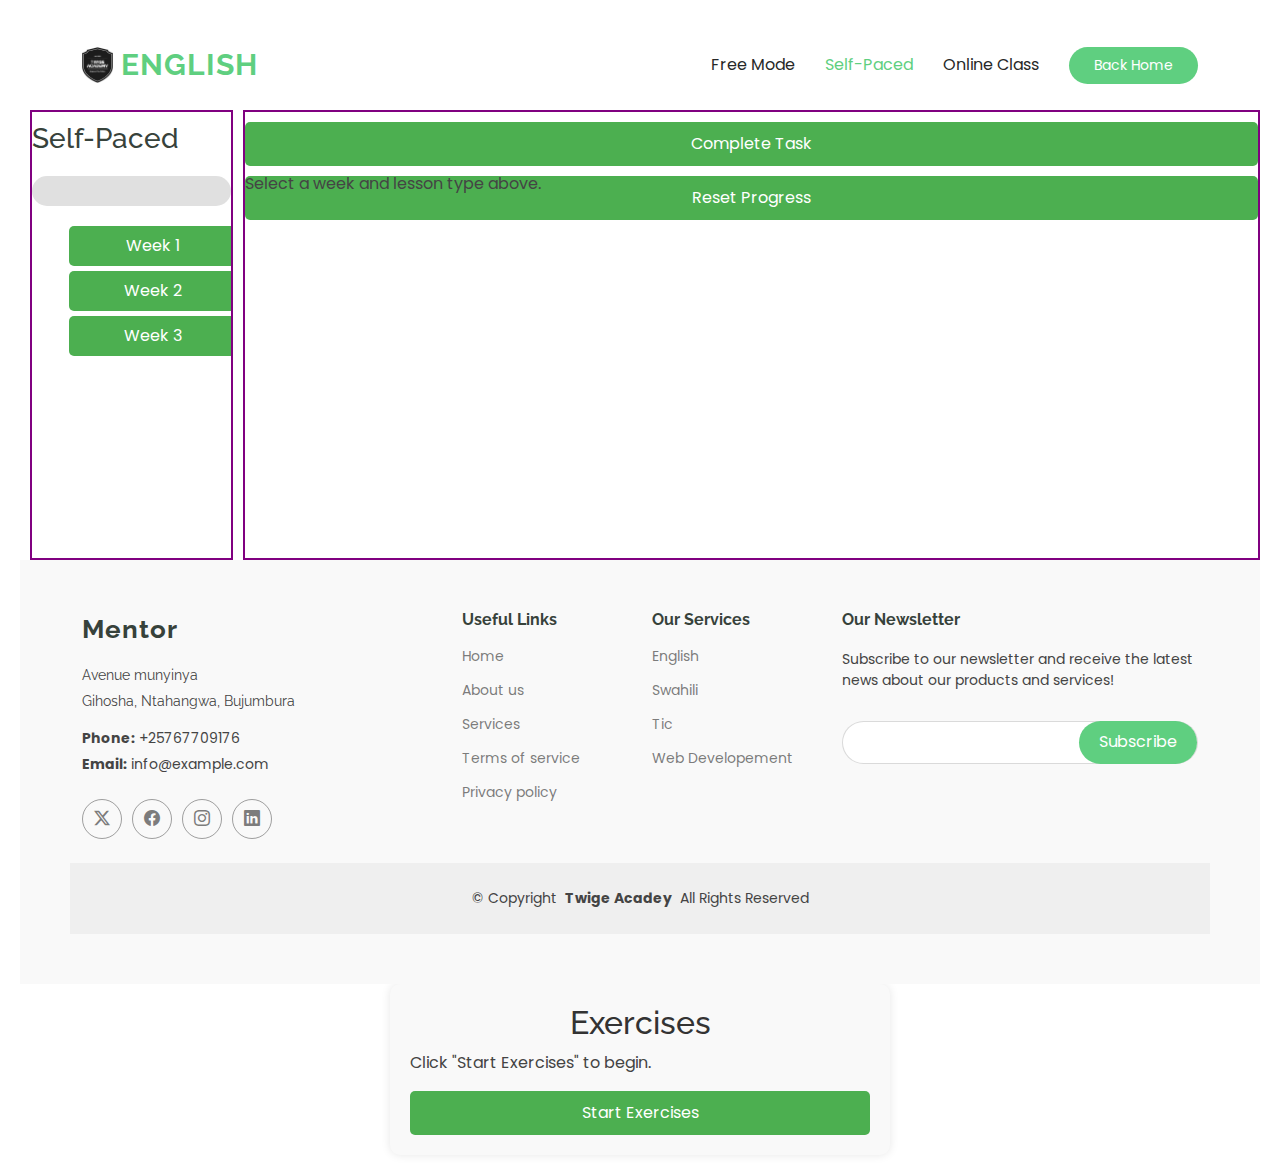
<file: self-paced.html>
<!DOCTYPE html>
<html lang="en">

<head>
  <meta charset="utf-8">
  <meta content="width=device-width, initial-scale=1.0" name="viewport">
  <title>Self-Paced Course</title>
  <meta name="description" content="">
  <meta name="keywords" content="">

  <!-- Favicons -->
  <link href="assets/img/favicon.png" rel="icon">
  <link href="assets/img/apple-touch-icon.png" rel="apple-touch-icon">

  <!-- Fonts -->
  <link href="https://fonts.googleapis.com" rel="preconnect">
  <link href="https://fonts.gstatic.com" rel="preconnect" crossorigin>
  <link href="https://fonts.googleapis.com/css2?family=Open+Sans:ital,wght@0,300;0,400;0,500;0,600;0,700;0,800;1,300;1,400;1,500;1,600;1,700;1,800&family=Poppins:ital,wght@0,100;0,200;0,300;0,400;0,500;0,600;0,700;0,800;0,900;1,100;1,200;1,300;1,400;1,500;1,600;1,700;1,800;1,900&family=Raleway:ital,wght@0,100;0,200;0,300;0,400;0,500;0,600;0,700;0,800;0,900;1,100;1,200;1,300;1,400;1,500;1,600;1,700;1,800;1,900&display=swap" rel="stylesheet">

  <!-- Vendor CSS Files -->
  <link href="assets/vendor/bootstrap/css/bootstrap.min.css" rel="stylesheet">
  <link href="assets/vendor/bootstrap-icons/bootstrap-icons.css" rel="stylesheet">
  <link href="assets/vendor/aos/aos.css" rel="stylesheet">
  <link href="assets/vendor/glightbox/css/glightbox.min.css" rel="stylesheet">
  <link href="assets/vendor/swiper/swiper-bundle.min.css" rel="stylesheet">

  <!-- Main CSS File -->
  <link href="assets/css/main.css" rel="stylesheet">


  <!--The style for json content-->
  <style>
  body { font-family: Arial, sans-serif; margin: 20px; }
  .menu button { margin: 5px; padding: 8px 12px; cursor: pointer; }
  .lesson-content { margin-top: 20px; border: 1px solid #ddd; padding: 15px; min-height: 300px; }
  </style>
  <!--The style for json content end-->
</head>

<body class="index-page">
  <header id="header" class="header d-flex align-items-center sticky-top">
    <div class="container-fluid container-xl position-relative d-flex align-items-center">
        <a href="index.html" class="logo d-flex align-items-center me-auto">
        <!-- Uncomment the line below if you also wish to use an image logo -->
        <img src="assets/img/logo.png" alt=""> 
        <h1 id="course-title" class="sitename"></h1>
        </a>
      <nav id="navmenu" class="navmenu">
        <ul> 
          <li><a id="freeModeLink" href="#">Free Mode</a></li>
          <li><a id="selfPacedLink" href="#" class="active">Self-Paced</a></li>
          <li><a id="onlineClassLink" href="#">Online Class</a></li>
          <!--<li><a id="homeLink" href="index.html">Home</a></li>-->
        </ul>
        <i class="mobile-nav-toggle d-xl-none bi bi-list"></i>
      </nav>
      <a class="btn-getstarted" href="index.html">Back Home</a>
    </div>
  </header>

  <main class='course-flexing'>

    <!-- Self Paced Section -->
    
    <div class="self-paced-services">
        <h3>Self-Paced</h3>
        <div class="progress-container">
        <div class="progress-bar" id="progress-bar">0%</div>
        </div>
        
        <ul>
            <!-- Week buttons -->
            <div id="weeks" class="menu"></div>
        </ul>
            
    </div>
   
    <!-- Content area -->
    <div class ='course-container'>
      <div class="content-header">
        <!-- Lesson type buttons -->
        <div id="lesson-types" class="menu"></div>
        <!--buttons to track progress-->
        <div class="buttons"><button id = "button1" onclick="increaseProgress()">Complete Task</button><button id = "button1" onclick="resetProgress()">Reset Progress</button></div>
      </div>
      <div id="content"></div>
    </div>


      

    
   <!-- Self Paced Section -->

  </main>

  <footer id="footer" class="footer position-relative light-background">

    <div class="container footer-top">
      <div class="row gy-4">
        <div class="col-lg-4 col-md-6 footer-about">
          <a href="index.html" class="logo d-flex align-items-center">
            <span class="sitename">Mentor</span>
          </a>
          <div class="footer-contact pt-3">
            <p>Avenue munyinya</p>
            <p>Gihosha, Ntahangwa, Bujumbura</p>
            <p class="mt-3"><strong>Phone:</strong> <span>+25767709176</span></p>
            <p><strong>Email:</strong> <span>info@example.com</span></p>
          </div>
          <div class="social-links d-flex mt-4">
            <a href=""><i class="bi bi-twitter-x"></i></a>
            <a href=""><i class="bi bi-facebook"></i></a>
            <a href=""><i class="bi bi-instagram"></i></a>
            <a href=""><i class="bi bi-linkedin"></i></a>
          </div>
        </div>

        <div class="col-lg-2 col-md-3 footer-links">
          <h4>Useful Links</h4>
          <ul>
            <li><a href="index.html">Home</a></li>
            <li><a href="about.html">About us</a></li>
            <li><a href="#courses">Services</a></li>
            <li><a href="#">Terms of service</a></li>
            <li><a href="#">Privacy policy</a></li>
          </ul>
        </div>

        <div class="col-lg-2 col-md-3 footer-links">
          <h4>Our Services</h4>
          <ul>
            <li><a href="english.html">English</a></li>
            <li><a href="swahili.html">Swahili</a></li>
            <li><a href="">Tic</a></li>
            <li><a href="webdev.html">Web Developement</a></li>
          </ul>
        </div>

        <div class="col-lg-4 col-md-12 footer-newsletter">
          <h4>Our Newsletter</h4>
          <p>Subscribe to our newsletter and receive the latest news about our products and services!</p>
          <form action="forms/newsletter.php" method="post" class="php-email-form">
            <div class="newsletter-form"><input type="email" name="email"><input type="submit" value="Subscribe"></div>
            <div class="loading">Loading</div>
            <div class="error-message"></div>
            <div class="sent-message">Your subscription request has been sent. Thank you!</div>
          </form>
        </div>

      </div>
    </div>

    <div class="container copyright text-center mt-4">
      <p>© <span>Copyright</span> <strong class="px-1 sitename">Twige Acadey</strong> <span>All Rights Reserved</span></p>
    </div>

  </footer>


  <!-- Scroll Top -->
  <a href="#" id="scroll-top" class="scroll-top d-flex align-items-center justify-content-center"><i class="bi bi-arrow-up-short"></i></a>

  <!-- Preloader -->
  <div id="preloader"></div>

  <!-- Vendor JS Files -->
  <script src="assets/vendor/bootstrap/js/bootstrap.bundle.min.js"></script>
  <script src="assets/vendor/php-email-form/validate.js"></script>
  <script src="assets/vendor/aos/aos.js"></script>
  <script src="assets/vendor/glightbox/js/glightbox.min.js"></script>
  <script src="assets/vendor/purecounter/purecounter_vanilla.js"></script>
  <script src="assets/vendor/swiper/swiper-bundle.min.js"></script>

  <!-- Main JS File -->
  <script src="assets/js/main.js"></script>
  <!-- COURSE PAGE HTML -->
<div id="course-info" data-service="free-mode"></div>

<div id="quiz-container">
  <h2>Exercises</h2>
  <div id="quiz-content">
    <p>Click "Start Exercises" to begin.</p>
    <button id="start-exercises">Start Exercises</button>
  </div>
</div>

<style>
  #quiz-container { width: 500px; margin: auto; background: #f9f9f9; padding: 20px; border-radius: 10px; box-shadow: 0 0 10px rgba(0,0,0,0.1); }
  h2 { text-align: center; color: #333; }
  .question { margin-bottom: 15px; }
  button { display: block; width: 100%; padding: 10px; font-size: 16px; margin-top: 10px; border: none; border-radius: 5px; cursor: pointer; color: white; background-color: #4CAF50; }
  #retry { background-color: #2196F3; }
  .feedback { margin-top: 5px; }
  #exercise-list li { margin-bottom: 8px; cursor: pointer; color: #007bff; }
</style>
  <!-- JS for Navbar Active State and Course Mode Handling -->
  <script>
    document.addEventListener("DOMContentLoaded", () => {
    const params = new URLSearchParams(window.location.search);
    const course = params.get("course") || "english";
    const mode = window.location.pathname.includes("free-mode") ? "freeModeLink" :
                window.location.pathname.includes("self-paced") ? "selfPacedLink" :
                window.location.pathname.includes("online-class") ? "onlineClassLink" : "";

    // Highlight active mode
    if (mode) {
      document.querySelectorAll("#navmenu ul li a").forEach(a => a.classList.remove("active"));
      document.getElementById(mode).classList.add("active");
    }

    document.getElementById("homeLink").href = "index.html";

    // Force page reload with course query
    document.getElementById("freeModeLink").addEventListener("click", () => {
      window.location.href = `free-mode.html?course=${course}`;
    });
    document.getElementById("selfPacedLink").addEventListener("click", () => {
      window.location.href = `self-paced.html?course=${course}`;
    });
    document.getElementById("onlineClassLink").addEventListener("click", () => {
      window.location.href = `online-class.html?course=${course}`;
    });
  });

  </script>
<!-- JS for Dynamic Quiz -->
  <script>
  // ---------- Navbar Active & Course Mode Handling ----------
  document.addEventListener("DOMContentLoaded", () => {
    const params = new URLSearchParams(window.location.search);
    const course = params.get("course") || "english";

    const mode = window.location.pathname.includes("free-mode") ? "freeModeLink" :
                window.location.pathname.includes("self-paced") ? "selfPacedLink" :
                window.location.pathname.includes("online-class") ? "onlineClassLink" : "";

    if(mode) {
      document.querySelectorAll("#navmenu ul li a").forEach(a => a.classList.remove("active"));
      document.getElementById(mode).classList.add("active");
    }

    document.getElementById("homeLink").href = "index.html";

    document.getElementById("freeModeLink").addEventListener("click", () => window.location.href = `free-mode.html?course=${course}`);
    document.getElementById("selfPacedLink").addEventListener("click", () => window.location.href = `self-paced.html?course=${course}`);
    document.getElementById("onlineClassLink").addEventListener("click", () => window.location.href = `online-class.html?course=${course}`);
  });

  // ---------- Load Course Content ----------
  async function loadFreeMode() {
    const urlParams = new URLSearchParams(window.location.search);
    const courseId = urlParams.get("course") || "english";

    const response = await fetch("courses.json");
    const data = await response.json();

    const course = data.courses.find(c => c.id === courseId);
    if(!course) return document.getElementById("content").innerHTML = "<p>Course not found</p>";

    const freeMode = course.services.find(s => ["free-mode","self-paced","online-class"].includes(s.id));
    if(!freeMode) return document.getElementById("content").innerHTML = "<p>Course content not available</p>";

    document.getElementById("course-title").innerText = course.title;

    const nav = document.getElementById("sections-nav");
    nav.innerHTML = "";
    if(freeMode.sections && freeMode.sections.length>0){
      freeMode.sections.forEach(section => {
        const btn = document.createElement("button");
        btn.innerText = section.title;
        btn.onclick = () => document.getElementById("content").innerHTML = section.content || `<div class="coming-soon">Content coming soon 🚀</div>`;
        nav.appendChild(btn);
      });
    } else {
      nav.innerHTML = `<div class="coming-soon">No sections available 🚀</div>`;
    }
  }
  loadFreeMode();

  // ---------- Quiz Handling ----------
  document.getElementById("start-exercises").addEventListener("click", loadExercises);

  function loadExercises() {
    const urlParams = new URLSearchParams(window.location.search);
    const currentCourseId = urlParams.get("course") || "english";

    fetch("courses.json").then(res => res.json()).then(coursesData => {
      const course = coursesData.courses.find(c => c.id === currentCourseId);
      if(!course) return alert("Course not found");

      const service = course.services.find(s => ["free-mode","self-paced","online-class"].includes(s.id));
      if(!service) return alert("Service not found");

      let exerciseOptions = [];
      if(service.weeks){
        // Self-Paced
        service.weeks.forEach(w => exerciseOptions.push(...(w.options.filter(o => o.quizId))));
      } else if(service.sections){
        // Free Mode
        exerciseOptions = service.sections.filter(o => o.quizId);
      }

      if(exerciseOptions.length === 0){
        document.getElementById("quiz-content").innerHTML = `<p>Exercises coming soon 🚀</p>`;
        return;
      }

      renderExerciseList(exerciseOptions, currentCourseId);
    }).catch(err => console.error(err));
  }

  function renderExerciseList(options, courseId){
    const quizContent = document.getElementById("quiz-content");
    quizContent.innerHTML = "<h3>Select an Exercise</h3><ul id='exercise-list'></ul>";
    const list = document.getElementById("exercise-list");

    options.forEach(opt=>{
      const li = document.createElement("li");
      li.textContent = opt.title;
      li.addEventListener("click", ()=>loadQuiz(opt, courseId));
      list.appendChild(li);
    });

    if(options.length === 1) loadQuiz(options[0], courseId);
  }

  function loadQuiz(exerciseOption, courseId){
    if(exerciseOption.quizId){
      fetch("exercises.json").then(res=>res.json()).then(allExercises=>{
        const quizData = allExercises.find(q => q.id===exerciseOption.quizId && q.course===courseId);
        if(!quizData) return alert("Quiz not found for this course");
        renderDynamicQuiz(quizData);
      }).catch(err=>console.error(err));
      return;
    }
    if(exerciseOption.content){
      document.getElementById("quiz-content").innerHTML = `<h3>${exerciseOption.title}</h3>${exerciseOption.content}`;
    }
  }

  function renderDynamicQuiz(quizData){
    const quizKey = `quizData_${quizData.id}`;
    const quizContent = document.getElementById("quiz-content");

    quizContent.innerHTML = `
      <h3>${quizData.title}</h3>
      <div id="quiz"></div>
      <button id="submit">Submit Answers</button>
      <div id="result"></div>
      <button id="retry" style="display:none;">Try Again</button>
    `;

    const quizElement = document.getElementById("quiz");
    const resultContainer = document.getElementById("result");
    const submitButton = document.getElementById("submit");
    const retryButton = document.getElementById("retry");

    function renderQuiz(savedProgress){
      quizElement.innerHTML = quizData.questions.map((q,index)=>{
        const savedAnswer = savedProgress?.answers?.[index];
        const isDisabled = savedProgress ? "disabled" : "";
        const optionsHtml = Object.keys(q).filter(k => k!=="question" && k!=="correct")
          .map(optKey => `<label><input type="radio" name="q${index}" value="${optKey}" ${savedAnswer===optKey?"checked":""} ${isDisabled}> ${q[optKey]}</label><br>`).join("");
        return `<div class="question" id="question-${index}"><p>${q.question}</p>${optionsHtml}<div class="feedback" id="feedback-${index}"></div></div>`;
      }).join("");
    }

    function showResults(score){
      quizData.questions.forEach((q,index)=>{
        const feedback = document.getElementById(`feedback-${index}`);
        const questionDiv = document.getElementById(`question-${index}`);
        const savedAnswer = JSON.parse(localStorage.getItem(quizKey))?.answers?.[index];

        if(savedAnswer===q.correct){
          feedback.innerHTML=`<span style="color:green;">✔ Correct!</span>`;
          questionDiv.style.backgroundColor="#e8f5e9";
        }else{
          feedback.innerHTML=`<span style="color:red;">✘ Wrong! Correct: <b>${q[q.correct]}</b></span>`;
          questionDiv.style.backgroundColor="#ffebee";
        }
      });
      resultContainer.innerHTML=`<hr><p>You scored <b>${score}</b> out of <b>${quizData.questions.length}</b>.</p>`;
    }

    function initQuiz(){
      const savedProgress = JSON.parse(localStorage.getItem(quizKey));
      renderQuiz(savedProgress);
      if(savedProgress){
        showResults(savedProgress.score);
        submitButton.disabled=true;
        retryButton.style.display="block";
      }else{
        resultContainer.innerHTML="";
        submitButton.disabled=false;
        retryButton.style.display="none";
      }
    }

    submitButton.addEventListener("click", ()=>{
      let score=0;
      const answers=[];
      quizData.questions.forEach((q,index)=>{
        const answer=document.querySelector(`input[name="q${index}"]:checked`);
        document.querySelectorAll(`input[name="q${index}"]`).forEach(opt=>opt.disabled=true);

        if(answer){
          answers.push(answer.value);
          if(answer.value===q.correct) score++;
        }else answers.push(null);
      });
      localStorage.setItem(quizKey,JSON.stringify({answers,score}));
      showResults(score);
      submitButton.disabled=true;
      retryButton.style.display="block";
    });

    retryButton.addEventListener("click", ()=>{
      localStorage.removeItem(quizKey);
      initQuiz();
    });

    initQuiz();
  }
</script>

  <!-- JS File to make it able to switch between self-mode, self-paced, and online-class -->
  <script>
    // Get the course from URL (e.g., ?course=english or ?course=swahili)
    const params = new URLSearchParams(window.location.search);
    const course = params.get("course") || "english"; // default to English if missing

    // Update links dynamically
    //document.getElementById("homeLink").href = `index.html`;
    document.getElementById("freeModeLink").href = `free-mode.html?course=${course}`;
    document.getElementById("selfPacedLink").href = `self-paced.html?course=${course}`;
    document.getElementById("onlineClassLink").href = `online-class.html?course=${course}`;
  </script>
  <script>
    // 1️⃣ Get course from URL
    const urlParams = new URLSearchParams(window.location.search);
    const courseId = urlParams.get("course") || "english";
    let selfPacedData = [];
    let currentWeek = null;

    // 2️⃣ Fetch JSON
    fetch("courses.json")
      .then(res => res.json())
      .then(data => {
        const course = data.courses.find(c => c.id === courseId);
        if (!course) {
          document.getElementById("content").innerHTML = "<p>Course not found.</p>";
          return;
        }

        const selfPacedService = course.services.find(s => s.id === "self-paced");
        if (!selfPacedService) {
          document.getElementById("content").innerHTML = "<p>Self-Paced not available.</p>";
          return;
        }

        selfPacedData = selfPacedService.weeks; // array of weeks
        document.getElementById("course-title").innerText = course.title;
        loadWeeks();
      })
      .catch(err => console.error("Error loading JSON:", err));

    // 3️⃣ Load Week buttons
    function loadWeeks() {
      const weeksDiv = document.getElementById("weeks");
      const lessonTypesDiv = document.getElementById("lesson-types");
      const contentDiv = document.getElementById("content");

      weeksDiv.innerHTML = "";
      lessonTypesDiv.innerHTML = "";
      contentDiv.innerHTML = "<p>Select a week and lesson type above.</p>";

      selfPacedData.forEach(week => {
        const btn = document.createElement("button");
        btn.innerText = week.title;
        btn.onclick = () => {
          currentWeek = week.options; // array of lesson options
          loadLessonTypes();
        };
        weeksDiv.appendChild(btn);
      });
    }

    // 4️⃣ Load Lesson Type buttons
    function loadLessonTypes() {
      const lessonTypesDiv = document.getElementById("lesson-types");
      const contentDiv = document.getElementById("content");

      lessonTypesDiv.innerHTML = "";
      contentDiv.innerHTML = "<p>Select a lesson type above.</p>";

      currentWeek.forEach(option => {
        const btn = document.createElement("button");
        btn.innerText = option.title;
        btn.onclick = () => {
          contentDiv.innerHTML = option.content; // inject iframe or HTML content
        };
        lessonTypesDiv.appendChild(btn);
      });
    }
  </script>
  <!-- Progress Bar Script -->
  <script>
   // JavaScript
 // JavaScript
    let progress = localStorage.getItem("progress") ? parseInt(localStorage.getItem("progress")) : 0;

    const progressBar = document.getElementById("progress-bar");

    // Initialize the progress bar on page load
    progressBar.style.width = progress + "%";
    progressBar.innerText = progress + "%";

    function increaseProgress() {
      if (progress < 100) {
        progress += 10; // Increase by 10% each click
        updateProgressBar();
      }
    }

    function resetProgress() {
      progress = 0;
      updateProgressBar();
      localStorage.removeItem("progress"); // Clear saved progress
    }

    function updateProgressBar() {
      progressBar.style.width = progress + "%";
      progressBar.innerText = progress + "%";
      localStorage.setItem("progress", progress);
    }


</script>
</body>

</html>
</file>
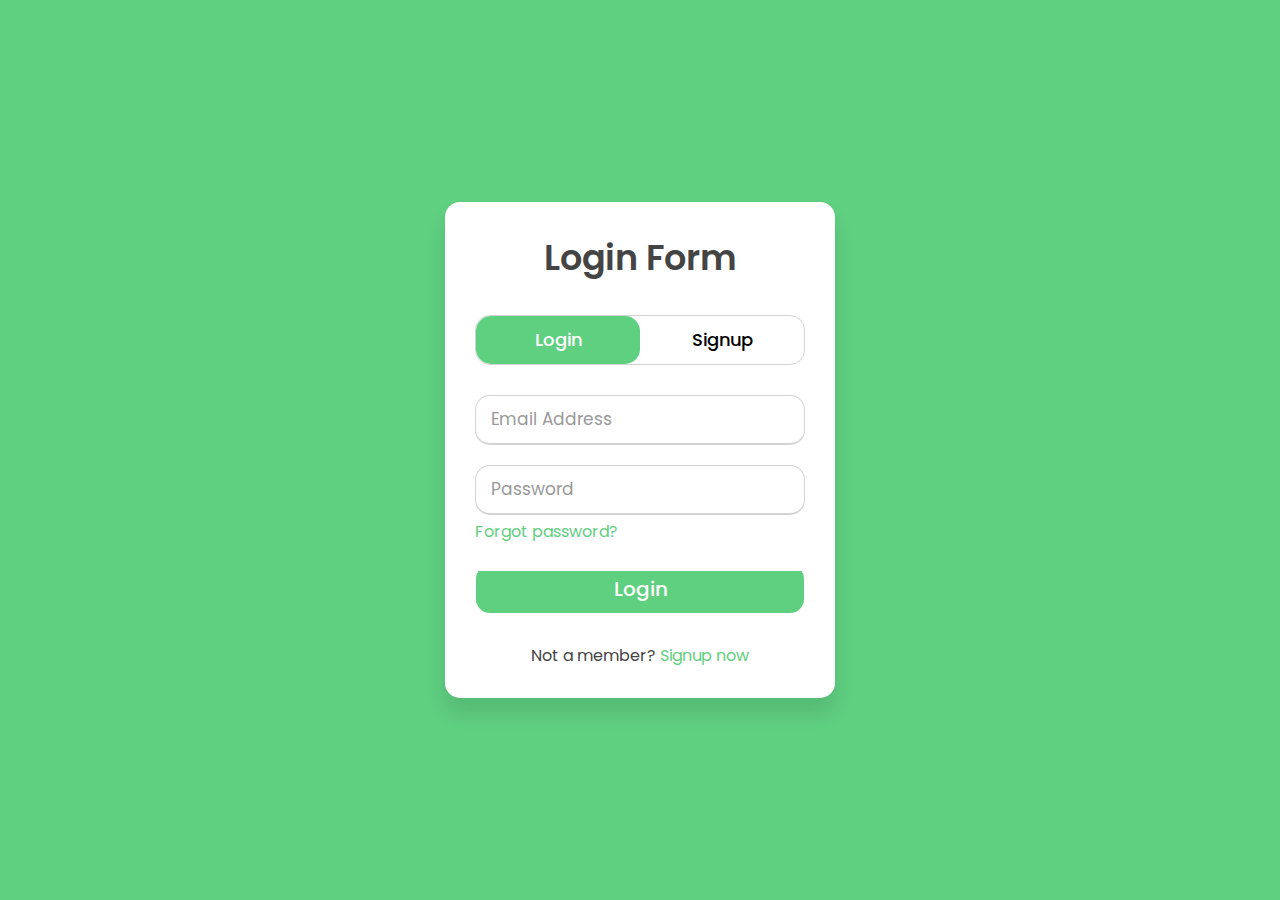
<file: sign-in.html>
<!DOCTYPE html>
<html lang="en" id="sign-in-page">
<head>
<head>
  <meta charset="utf-8">
  <meta content="width=device-width, initial-scale=1.0" name="viewport">
  <title>Twige Academy</title>
  <meta name="description" content="">
  <meta name="keywords" content="">

  <!-- Favicons -->
  <link href="assets/img/favicon.png" rel="icon">
  <link href="assets/img/apple-touch-icon.png" rel="apple-touch-icon">

  <!-- Fonts -->
  <link href="https://fonts.googleapis.com" rel="preconnect">
  <link href="https://fonts.gstatic.com" rel="preconnect" crossorigin>
  <link href="https://fonts.googleapis.com/css2?family=Open+Sans:ital,wght@0,300;0,400;0,500;0,600;0,700;0,800;1,300;1,400;1,500;1,600;1,700;1,800&family=Poppins:ital,wght@0,100;0,200;0,300;0,400;0,500;0,600;0,700;0,800;0,900;1,100;1,200;1,300;1,400;1,500;1,600;1,700;1,800;1,900&family=Raleway:ital,wght@0,100;0,200;0,300;0,400;0,500;0,600;0,700;0,800;0,900;1,100;1,200;1,300;1,400;1,500;1,600;1,700;1,800;1,900&display=swap" rel="stylesheet">

  <!-- Vendor CSS Files -->
  <link href="assets/vendor/bootstrap/css/bootstrap.min.css" rel="stylesheet">
  <link href="assets/vendor/bootstrap-icons/bootstrap-icons.css" rel="stylesheet">
  <link href="assets/vendor/aos/aos.css" rel="stylesheet">
  <link href="assets/vendor/glightbox/css/glightbox.min.css" rel="stylesheet">
  <link href="assets/vendor/swiper/swiper-bundle.min.css" rel="stylesheet">

  <!-- Main CSS File -->
  <link href="assets/css/main.css" rel="stylesheet">

</head>

<body id ="sign-in-page">
<!--sign in form-->

  <div class="wrapper">
      <div class="title-text">
        <div class="title login">Login Form</div>
        <div class="title signup">Signup Form</div>
      </div>
      <div class="form-container">
        <div class="slide-controls">
          <input type="radio" name="slide" id="login" checked>
          <input type="radio" name="slide" id="signup">
          <label for="login" class="slide login">Login</label>
          <label for="signup" class="slide signup">Signup</label>
          <div class="slider-tab"></div>
        </div>
        <div class="form-inner">
          <form action="#" class="login">
            <div class="field">
              <input type="text" placeholder="Email Address" required>
            </div>
            <div class="field">
              <input type="password" placeholder="Password" required>
            </div>
            <div class="pass-link"><a href="#">Forgot password?</a></div>
            <div class="field btn">
              <div class="btn-layer"></div>
              <input type="submit" value="Login">
            </div>
            <div class="signup-link">Not a member? <a href="">Signup now</a></div>
          </form>
          <form action="#" class="signup">
            <div class="field">
              <input type="text" placeholder="Email Address" required>
            </div>
            <div class="field">
              <input type="password" placeholder="Password" required>
            </div>
            <div class="field">
              <input type="password" placeholder="Confirm password" required>
            </div>
            <div class="field btn">
              <div class="btn-layer"></div>
              <input type="submit" value="Signup">
            </div>
          </form>
        </div>
      </div>
    </div>
  </div>
  <!--This script is for the sign in form
  It makes the login and signup forms switchable-->
  <script>
   const loginText = document.querySelector(".title-text .login");
      const loginForm = document.querySelector("form.login");
      const loginBtn = document.querySelector("label.login");
      const signupBtn = document.querySelector("label.signup");
      const signupLink = document.querySelector("form .signup-link a");
      signupBtn.onclick = (()=>{
        loginForm.style.marginLeft = "-50%";
        loginText.style.marginLeft = "-50%";
      });
      loginBtn.onclick = (()=>{
        loginForm.style.marginLeft = "0%";
        loginText.style.marginLeft = "0%";
      });
      signupLink.onclick = (()=>{
        signupBtn.click();
        return false;
      });
  </script>
</body>
</html>
</file>
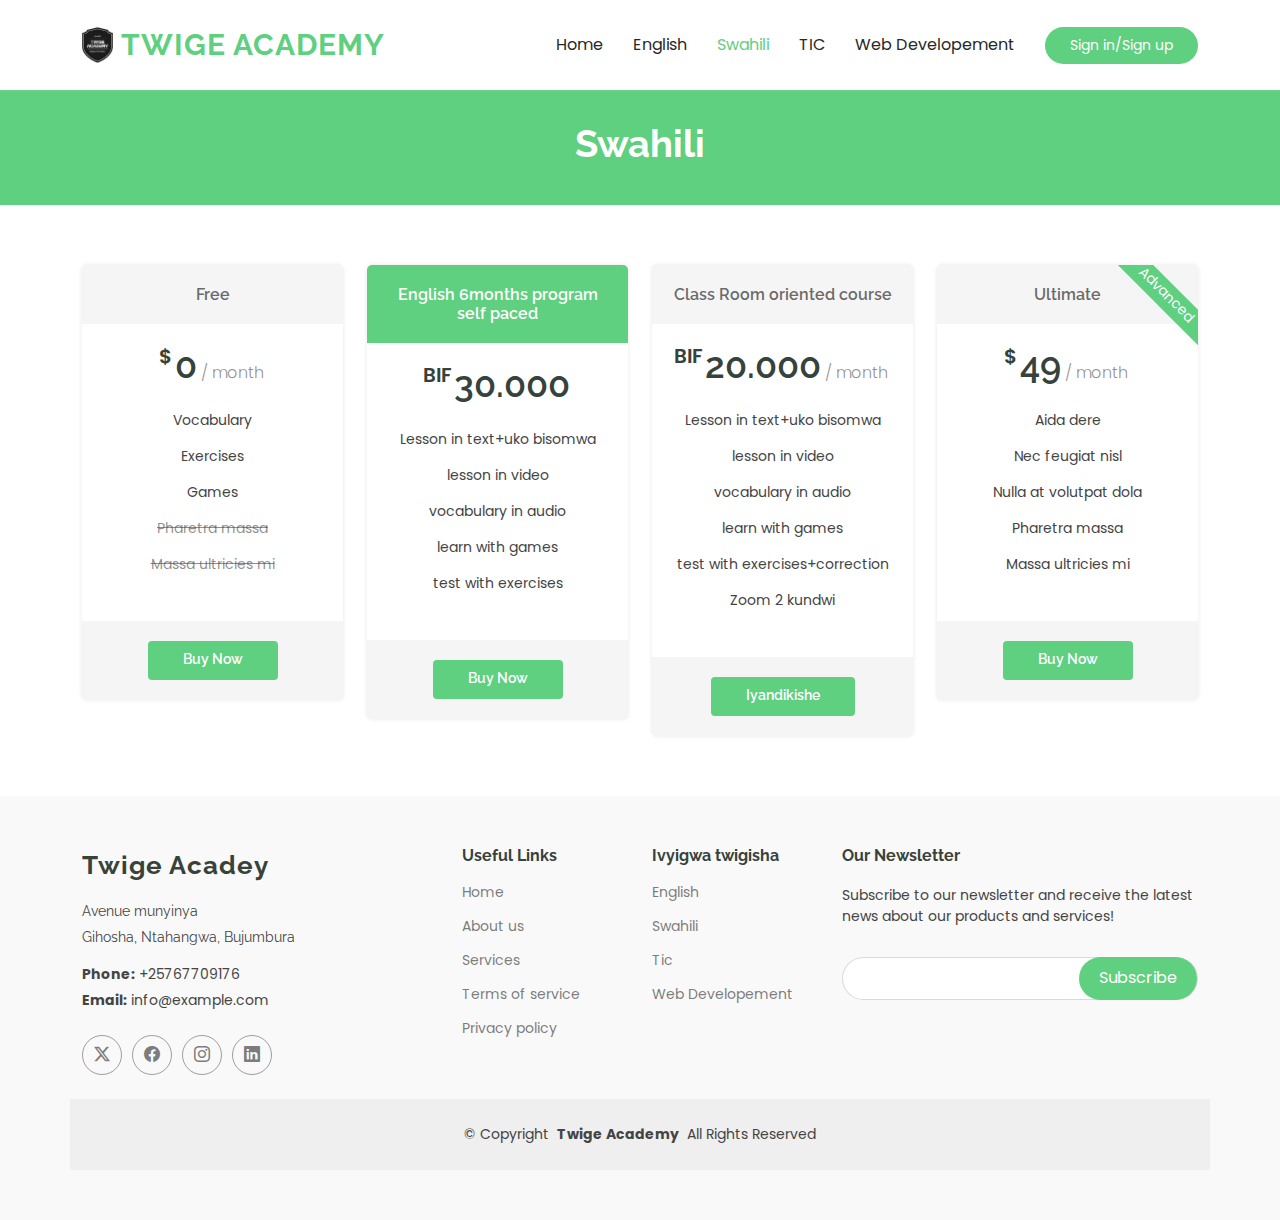
<file: swahili.html>
<!DOCTYPE html>
<html lang="en">

<head>
  <meta charset="utf-8">
  <meta content="width=device-width, initial-scale=1.0" name="viewport">
  <title>Twige Academy</title>
  <meta name="description" content="">
  <meta name="keywords" content="">

  <!-- Favicons -->
  <link href="assets/img/favicon.png" rel="icon">
  <link href="assets/img/apple-touch-icon.png" rel="apple-touch-icon">

  <!-- Fonts -->
  <link href="https://fonts.googleapis.com" rel="preconnect">
  <link href="https://fonts.gstatic.com" rel="preconnect" crossorigin>
  <link href="https://fonts.googleapis.com/css2?family=Open+Sans:ital,wght@0,300;0,400;0,500;0,600;0,700;0,800;1,300;1,400;1,500;1,600;1,700;1,800&family=Poppins:ital,wght@0,100;0,200;0,300;0,400;0,500;0,600;0,700;0,800;0,900;1,100;1,200;1,300;1,400;1,500;1,600;1,700;1,800;1,900&family=Raleway:ital,wght@0,100;0,200;0,300;0,400;0,500;0,600;0,700;0,800;0,900;1,100;1,200;1,300;1,400;1,500;1,600;1,700;1,800;1,900&display=swap" rel="stylesheet">

  <!-- Vendor CSS Files -->
  <link href="assets/vendor/bootstrap/css/bootstrap.min.css" rel="stylesheet">
  <link href="assets/vendor/bootstrap-icons/bootstrap-icons.css" rel="stylesheet">
  <link href="assets/vendor/aos/aos.css" rel="stylesheet">
  <link href="assets/vendor/glightbox/css/glightbox.min.css" rel="stylesheet">
  <link href="assets/vendor/swiper/swiper-bundle.min.css" rel="stylesheet">

  <!-- Main CSS File -->
  <link href="assets/css/main.css" rel="stylesheet">

</head>

<body class="index-page">
  <header id="header" class="header d-flex align-items-center sticky-top">
    <div class="container-fluid container-xl position-relative d-flex align-items-center">
        <a href="index.html" class="logo d-flex align-items-center me-auto">
        <!-- Uncomment the line below if you also wish to use an image logo -->
        <img src="assets/img/logo.png" alt="">
        <h1 class="sitename">Twige Academy</h1>
        </a>
      <nav id="navmenu" class="navmenu">
        <ul>
          <li><a href="index.html">Home<br></a></li>
          <li><a href="english.html">English</a></li>
          <li><a href="swahili.html" class="active">Swahili</a></li>
          <li><a href="tic.html">TIC</a></li>
          <li><a href="webdev.html">Web Developement</a></li>
        </ul>
        <i class="mobile-nav-toggle d-xl-none bi bi-list"></i>
      </nav>
      <a class="btn-getstarted" href="sign-in.html">Sign in/Sign up</a>


    </div>
  </header>

  <main class="main">

    <!-- Page Title -->
    <div class="page-title" data-aos="fade">
      <div class="heading">
        <div class="container">
          <div class="row d-flex justify-content-center text-center">
            <div class="col-lg-8">
              <h1>Swahili</h1>
            </div>
          </div>
        </div>
      </div>
    </div><!-- End Page Title -->

    <!-- Pricing Section -->
    <section id="pricing" class="pricing section">

      <div class="container">

        <div class="row gy-3">

          <div class="col-xl-3 col-lg-6" data-aos="fade-up" data-aos-delay="100">
            <div class="pricing-item">
              <h3>Free</h3>
              <h4><sup>$</sup>0<span> / month</span></h4>
              <ul>
                <li>Vocabulary</li>
                <li>Exercises</li>
                <li>Games</li>
                <li class="na">Pharetra massa</li>
                <li class="na">Massa ultricies mi</li>
              </ul>
              <div class="btn-wrap">
                <a href="free-mode.html?course=swahili" class="btn-buy">Buy Now</a>
              </div>
            </div>
          </div><!-- End Pricing Item -->

          <div class="col-xl-3 col-lg-6" data-aos="fade-up" data-aos-delay="200">
            <div class="pricing-item featured">
              <h3>English 6months program self paced</h3>
              <h4><sup>BIF</sup>30.000</h4>
              <ul>
                <li>Lesson in text+uko bisomwa</li>
                <li>lesson in video</li>
                <li>vocabulary in audio</li>
                <li>learn with games</li>
                <li>test with exercises</li>
              </ul>
              <div class="btn-wrap">
                <a href="self-paced.html?course=swahili" class="btn-buy">Buy Now</a>
              </div>
            </div>
          </div><!-- End Pricing Item -->

          <div class="col-xl-3 col-lg-6" data-aos="fade-up" data-aos-delay="400">
            <div class="pricing-item">
              <h3>Class Room oriented course</h3>
              <h4><sup>BIF</sup>20.000<span> / month</span></h4>
              <ul>
                <li>Lesson in text+uko bisomwa</li>
                <li>lesson in video</li>
                <li>vocabulary in audio</li>
                <li>learn with games</li>
                <li>test with exercises+correction</li>
                <li>Zoom 2 kundwi</li>
              </ul>
              <div class="btn-wrap">
                <a href="online-class.html?course=swahili" class="btn-buy">Iyandikishe</a>
              </div>
            </div>
          </div><!-- End Pricing Item -->

          <div class="col-xl-3 col-lg-6" data-aos="fade-up" data-aos-delay="400">
            <div class="pricing-item">
              <span class="advanced">Advanced</span>
              <h3>Ultimate</h3>
              <h4><sup>$</sup>49<span> / month</span></h4>
              <ul>
                <li>Aida dere</li>
                <li>Nec feugiat nisl</li>
                <li>Nulla at volutpat dola</li>
                <li>Pharetra massa</li>
                <li>Massa ultricies mi</li>
              </ul>
              <div class="btn-wrap">
                <a href="self-paced.html?course=swahili" class="btn-buy">Buy Now</a>
              </div>
            </div>
          </div><!-- End Pricing Item -->

        </div>

      </div>

    </section><!-- /Pricing Section -->

  </main>

  <footer id="footer" class="footer position-relative light-background">

    <div class="container footer-top">
      <div class="row gy-4">
        <div class="col-lg-4 col-md-6 footer-about">
          <a href="index.html" class="logo d-flex align-items-center">
            <span class="sitename">Twige Acadey</span>
          </a>
          <div class="footer-contact pt-3">
            <p>Avenue munyinya</p>
            <p>Gihosha, Ntahangwa, Bujumbura</p>
            <p class="mt-3"><strong>Phone:</strong> <span>+25767709176</span></p>
            <p><strong>Email:</strong> <span>info@example.com</span></p>
          </div>
          <div class="social-links d-flex mt-4">
            <a href=""><i class="bi bi-twitter-x"></i></a>
            <a href=""><i class="bi bi-facebook"></i></a>
            <a href=""><i class="bi bi-instagram"></i></a>
            <a href=""><i class="bi bi-linkedin"></i></a>
          </div>
        </div>

        <div class="col-lg-2 col-md-3 footer-links">
          <h4>Useful Links</h4>
          <ul>
            <li><a href="index.html">Home</a></li>
            <li><a href="about.html">About us</a></li>
            <li><a href="#courses">Services</a></li>
            <li><a href="#">Terms of service</a></li>
            <li><a href="#">Privacy policy</a></li>
          </ul>
        </div>

        <div class="col-lg-2 col-md-3 footer-links">
          <h4>Ivyigwa twigisha</h4>
          <ul> 
            <li><a href="english.html">English</a></li>
            <li><a href="swahili.html">Swahili</a></li>
            <li><a href="">Tic</a></li>
            <li><a href="webdev.html">Web Developement</a></li>
          </ul>
        </div>

        <div class="col-lg-4 col-md-12 footer-newsletter">
          <h4>Our Newsletter</h4>
          <p>Subscribe to our newsletter and receive the latest news about our products and services!</p>
          <form action="forms/newsletter.php" method="post" class="php-email-form">
            <div class="newsletter-form"><input type="email" name="email"><input type="submit" value="Subscribe"></div>
            <div class="loading">Loading</div>
            <div class="error-message"></div>
            <div class="sent-message">Your subscription request has been sent. Thank you!</div>
          </form>
        </div>

      </div>
    </div>

    <div class="container copyright text-center mt-4">
      <p>© <span>Copyright</span> <strong class="px-1 sitename">Twige Academy</strong> <span>All Rights Reserved</span></p>
    </div>

  </footer>


  <!-- Scroll Top -->
  <a href="#" id="scroll-top" class="scroll-top d-flex align-items-center justify-content-center"><i class="bi bi-arrow-up-short"></i></a>

  <!-- Preloader -->
  <div id="preloader"></div>

  <!-- Vendor JS Files -->
  <script src="assets/vendor/bootstrap/js/bootstrap.bundle.min.js"></script>
  <script src="assets/vendor/php-email-form/validate.js"></script>
  <script src="assets/vendor/aos/aos.js"></script>
  <script src="assets/vendor/glightbox/js/glightbox.min.js"></script>
  <script src="assets/vendor/purecounter/purecounter_vanilla.js"></script>
  <script src="assets/vendor/swiper/swiper-bundle.min.js"></script>

  <!-- Main JS File -->
  <script src="assets/js/main.js"></script>

</body>

</html>
</file>
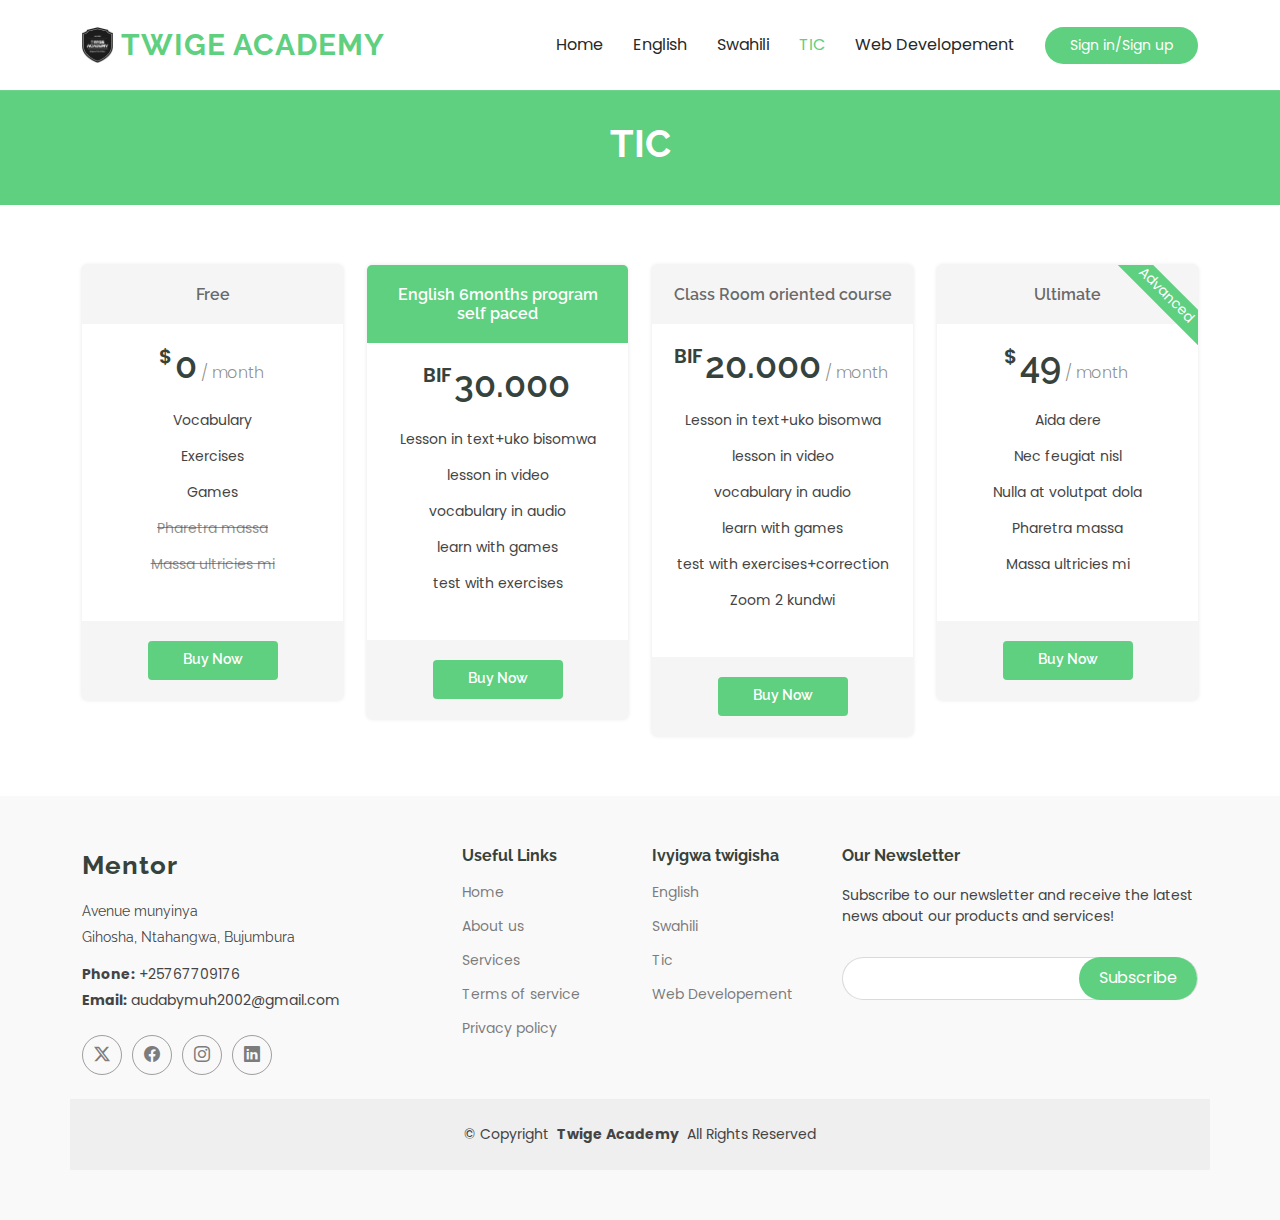
<file: tic.html>
<!DOCTYPE html>
<html lang="en">

<head>
  <meta charset="utf-8">
  <meta content="width=device-width, initial-scale=1.0" name="viewport">
  <title>Twige Academy</title>
  <meta name="description" content="">
  <meta name="keywords" content="">

  <!-- Favicons -->
  <link href="assets/img/favicon.png" rel="icon">
  <link href="assets/img/apple-touch-icon.png" rel="apple-touch-icon">

  <!-- Fonts -->
  <link href="https://fonts.googleapis.com" rel="preconnect">
  <link href="https://fonts.gstatic.com" rel="preconnect" crossorigin>
  <link href="https://fonts.googleapis.com/css2?family=Open+Sans:ital,wght@0,300;0,400;0,500;0,600;0,700;0,800;1,300;1,400;1,500;1,600;1,700;1,800&family=Poppins:ital,wght@0,100;0,200;0,300;0,400;0,500;0,600;0,700;0,800;0,900;1,100;1,200;1,300;1,400;1,500;1,600;1,700;1,800;1,900&family=Raleway:ital,wght@0,100;0,200;0,300;0,400;0,500;0,600;0,700;0,800;0,900;1,100;1,200;1,300;1,400;1,500;1,600;1,700;1,800;1,900&display=swap" rel="stylesheet">

  <!-- Vendor CSS Files -->
  <link href="assets/vendor/bootstrap/css/bootstrap.min.css" rel="stylesheet">
  <link href="assets/vendor/bootstrap-icons/bootstrap-icons.css" rel="stylesheet">
  <link href="assets/vendor/aos/aos.css" rel="stylesheet">
  <link href="assets/vendor/glightbox/css/glightbox.min.css" rel="stylesheet">
  <link href="assets/vendor/swiper/swiper-bundle.min.css" rel="stylesheet">

  <!-- Main CSS File -->
  <link href="assets/css/main.css" rel="stylesheet">

</head>

<body class="index-page">
  <header id="header" class="header d-flex align-items-center sticky-top">
    <div class="container-fluid container-xl position-relative d-flex align-items-center">
        <a href="index.html" class="logo d-flex align-items-center me-auto">
        <!-- Uncomment the line below if you also wish to use an image logo -->
        <img src="assets/img/logo.png" alt="">
        <h1 class="sitename">Twige Academy</h1>
        </a>
      <nav id="navmenu" class="navmenu">
        <ul>
          <li><a href="index.html">Home<br></a></li>
          <li><a href="english.html">English</a></li>
          <li><a href="swahili.html">Swahili</a></li>
          <li><a href="tic.html" class="active">TIC</a></li>
          <li><a href="webdev.html">Web Developement</a></li>
        </ul>
        <i class="mobile-nav-toggle d-xl-none bi bi-list"></i>
      </nav>
      <a class="btn-getstarted" href="sign-in.html">Sign in/Sign up</a>


    </div>
  </header>

  <main class="main">

    <!-- Page Title -->
    <div class="page-title" data-aos="fade">
      <div class="heading">
        <div class="container">
          <div class="row d-flex justify-content-center text-center">
            <div class="col-lg-8">
              <h1>TIC</h1>
            </div>
          </div>
        </div>
      </div>
    </div><!-- End Page Title -->

    <!-- Pricing Section -->
    <section id="pricing" class="pricing section">

      <div class="container">

        <div class="row gy-3">

          <div class="col-xl-3 col-lg-6" data-aos="fade-up" data-aos-delay="100">
            <div class="pricing-item">
              <h3>Free</h3>
              <h4><sup>$</sup>0<span> / month</span></h4>
              <ul>
                <li>Vocabulary</li>
                <li>Exercises</li>
                <li>Games</li>
                <li class="na">Pharetra massa</li>
                <li class="na">Massa ultricies mi</li>
              </ul>
              <div class="btn-wrap">
                <a href="free-mode.html?course=swahili" class="btn-buy">Buy Now</a>
              </div>
            </div>
          </div><!-- End Pricing Item -->

          <div class="col-xl-3 col-lg-6" data-aos="fade-up" data-aos-delay="200">
            <div class="pricing-item featured">
              <h3>English 6months program self paced</h3>
              <h4><sup>BIF</sup>30.000</h4>
              <ul>
                <li>Lesson in text+uko bisomwa</li>
                <li>lesson in video</li>
                <li>vocabulary in audio</li>
                <li>learn with games</li>
                <li>test with exercises</li>
              </ul>
              <div class="btn-wrap">
                <a href="self-paced.html?course=swahili" class="btn-buy">Buy Now</a>
              </div>
            </div>
          </div><!-- End Pricing Item -->

          <div class="col-xl-3 col-lg-6" data-aos="fade-up" data-aos-delay="400">
            <div class="pricing-item">
              <h3>Class Room oriented course</h3>
              <h4><sup>BIF</sup>20.000<span> / month</span></h4>
              <ul>
                <li>Lesson in text+uko bisomwa</li>
                <li>lesson in video</li>
                <li>vocabulary in audio</li>
                <li>learn with games</li>
                <li>test with exercises+correction</li>
                <li>Zoom 2 kundwi</li>
              </ul>
              <div class="btn-wrap">
                <a href="online-class.html?course=tic" class="btn-buy">Buy Now</a>
              </div>
            </div>
          </div><!-- End Pricing Item -->

          <div class="col-xl-3 col-lg-6" data-aos="fade-up" data-aos-delay="400">
            <div class="pricing-item">
              <span class="advanced">Advanced</span>
              <h3>Ultimate</h3>
              <h4><sup>$</sup>49<span> / month</span></h4>
              <ul>
                <li>Aida dere</li>
                <li>Nec feugiat nisl</li>
                <li>Nulla at volutpat dola</li>
                <li>Pharetra massa</li>
                <li>Massa ultricies mi</li>
              </ul>
              <div class="btn-wrap">
                <a href="#" class="btn-buy">Buy Now</a>
              </div>
            </div>
          </div><!-- End Pricing Item -->

        </div>

      </div>

    </section><!-- /Pricing Section -->

  </main>

  <footer id="footer" class="footer position-relative light-background">

    <div class="container footer-top">
      <div class="row gy-4">
        <div class="col-lg-4 col-md-6 footer-about">
          <a href="index.html" class="logo d-flex align-items-center">
            <span class="sitename">Mentor</span>
          </a>
          <div class="footer-contact pt-3">
            <p>Avenue munyinya</p>
            <p>Gihosha, Ntahangwa, Bujumbura</p>
            <p class="mt-3"><strong>Phone:</strong> <span>+25767709176</span></p>
            <p><strong>Email:</strong> <span>audabymuh2002@gmail.com</span></p>
          </div>
          <div class="social-links d-flex mt-4">
            <a href=""><i class="bi bi-twitter-x"></i></a>
            <a href=""><i class="bi bi-facebook"></i></a>
            <a href=""><i class="bi bi-instagram"></i></a>
            <a href=""><i class="bi bi-linkedin"></i></a>
          </div>
        </div>

        <div class="col-lg-2 col-md-3 footer-links">
          <h4>Useful Links</h4>
          <ul>
            <li><a href="index.html">Home</a></li>
            <li><a href="about.html">About us</a></li>
            <li><a href="#courses">Services</a></li>
            <li><a href="#">Terms of service</a></li>
            <li><a href="#">Privacy policy</a></li>
          </ul>
        </div>

        <div class="col-lg-2 col-md-3 footer-links">
          <h4>Ivyigwa twigisha</h4>
          <ul>
            <li><a href="english.html">English</a></li>
            <li><a href="swahili.html">Swahili</a></li>
            <li><a href="">Tic</a></li>
            <li><a href="webdev.html">Web Developement</a></li>
          </ul>
        </div>

        <div class="col-lg-4 col-md-12 footer-newsletter">
          <h4>Our Newsletter</h4>
          <p>Subscribe to our newsletter and receive the latest news about our products and services!</p>
          <form action="forms/newsletter.php" method="post" class="php-email-form">
            <div class="newsletter-form"><input type="email" name="email"><input type="submit" value="Subscribe"></div>
            <div class="loading">Loading</div>
            <div class="error-message"></div>
            <div class="sent-message">Your subscription request has been sent. Thank you!</div>
          </form>
        </div>

      </div>
    </div>

    <div class="container copyright text-center mt-4">
      <p>© <span>Copyright</span> <strong class="px-1 sitename">Twige Academy</strong> <span>All Rights Reserved</span></p>
    </div>

  </footer>


  <!-- Scroll Top -->
  <a href="#" id="scroll-top" class="scroll-top d-flex align-items-center justify-content-center"><i class="bi bi-arrow-up-short"></i></a>

  <!-- Preloader -->
  <div id="preloader"></div>

  <!-- Vendor JS Files -->
  <script src="assets/vendor/bootstrap/js/bootstrap.bundle.min.js"></script>
  <script src="assets/vendor/php-email-form/validate.js"></script>
  <script src="assets/vendor/aos/aos.js"></script>
  <script src="assets/vendor/glightbox/js/glightbox.min.js"></script>
  <script src="assets/vendor/purecounter/purecounter_vanilla.js"></script>
  <script src="assets/vendor/swiper/swiper-bundle.min.js"></script>

  <!-- Main JS File -->
  <script src="assets/js/main.js"></script>

</body>

</html>
</file>
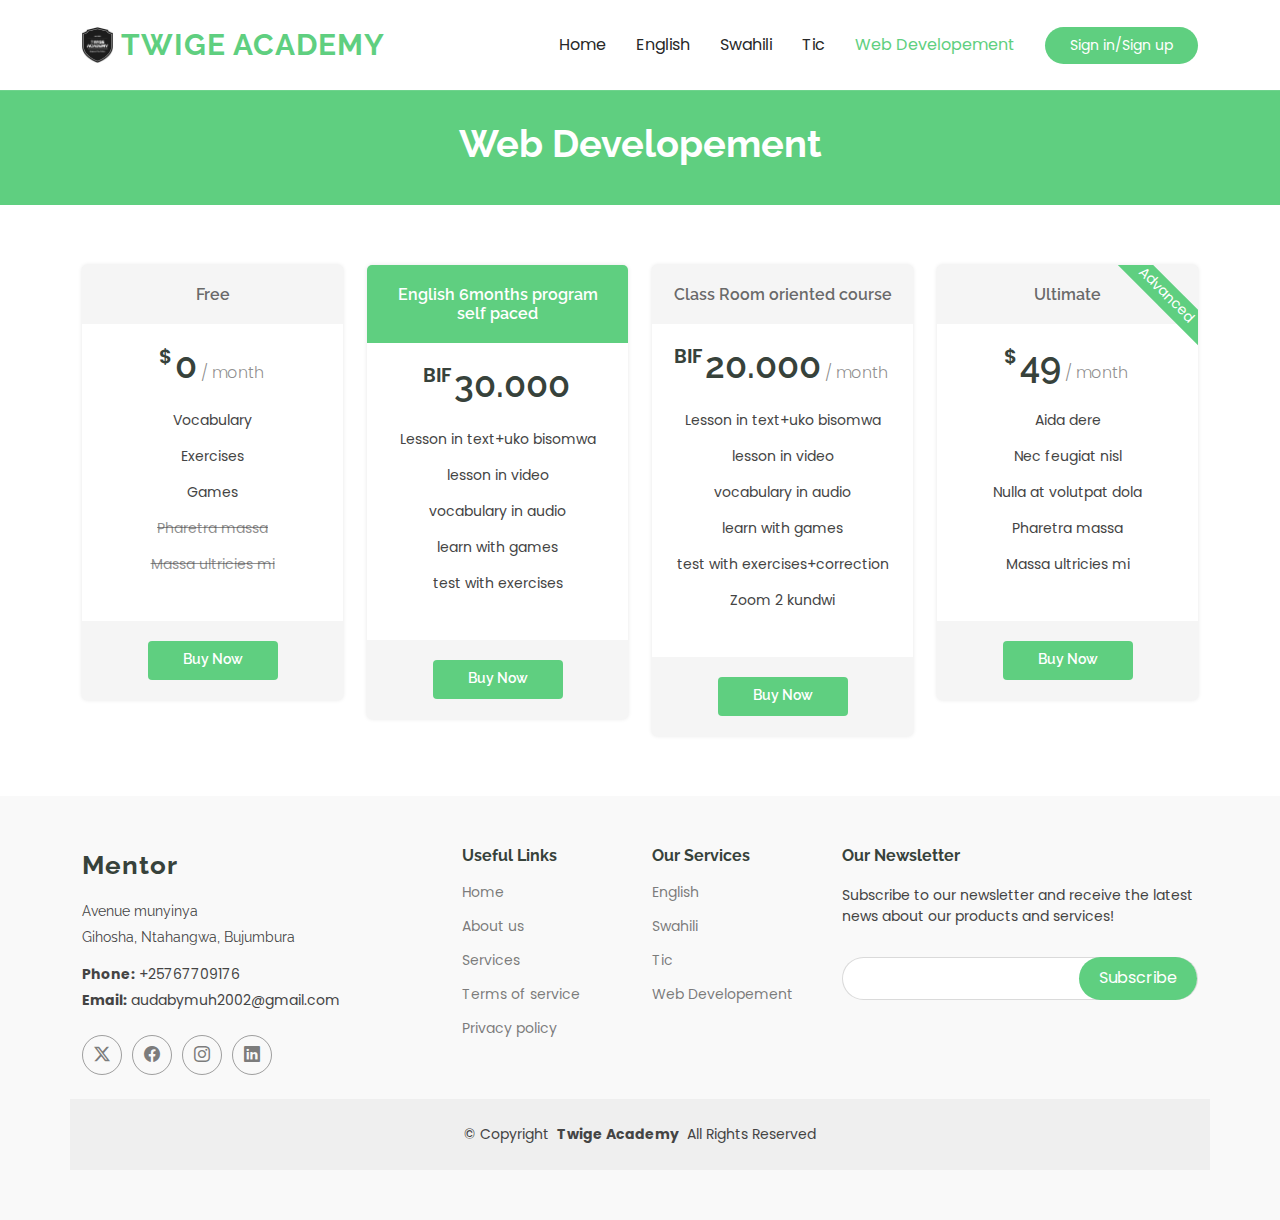
<file: webdev.html>
<!DOCTYPE html>
<html lang="en">

<head>
  <meta charset="utf-8">
  <meta content="width=device-width, initial-scale=1.0" name="viewport">
  <title>Twige Academy</title>
  <meta name="description" content="">
  <meta name="keywords" content="">

  <!-- Favicons -->
  <link href="assets/img/favicon.png" rel="icon">
  <link href="assets/img/apple-touch-icon.png" rel="apple-touch-icon">

  <!-- Fonts -->
  <link href="https://fonts.googleapis.com" rel="preconnect">
  <link href="https://fonts.gstatic.com" rel="preconnect" crossorigin>
  <link href="https://fonts.googleapis.com/css2?family=Open+Sans:ital,wght@0,300;0,400;0,500;0,600;0,700;0,800;1,300;1,400;1,500;1,600;1,700;1,800&family=Poppins:ital,wght@0,100;0,200;0,300;0,400;0,500;0,600;0,700;0,800;0,900;1,100;1,200;1,300;1,400;1,500;1,600;1,700;1,800;1,900&family=Raleway:ital,wght@0,100;0,200;0,300;0,400;0,500;0,600;0,700;0,800;0,900;1,100;1,200;1,300;1,400;1,500;1,600;1,700;1,800;1,900&display=swap" rel="stylesheet">

  <!-- Vendor CSS Files -->
  <link href="assets/vendor/bootstrap/css/bootstrap.min.css" rel="stylesheet">
  <link href="assets/vendor/bootstrap-icons/bootstrap-icons.css" rel="stylesheet">
  <link href="assets/vendor/aos/aos.css" rel="stylesheet">
  <link href="assets/vendor/glightbox/css/glightbox.min.css" rel="stylesheet">
  <link href="assets/vendor/swiper/swiper-bundle.min.css" rel="stylesheet">

  <!-- Main CSS File -->
  <link href="assets/css/main.css" rel="stylesheet">

</head>

<body class="index-page">
  <header id="header" class="header d-flex align-items-center sticky-top">
    <div class="container-fluid container-xl position-relative d-flex align-items-center">
        <a href="index.html" class="logo d-flex align-items-center me-auto">
        <!-- Uncomment the line below if you also wish to use an image logo -->
        <img src="assets/img/logo.png" alt="">
        <h1 class="sitename">Twige Academy</h1>
        </a>
      <nav id="navmenu" class="navmenu">
        <ul>
          <li><a href="index.html">Home<br></a></li>
          <li><a href="english.html">English</a></li>
          <li><a href="swahili.html">Swahili</a></li>
          <li><a href="tic.html">Tic</a></li>
          <li><a href="webdev.html" class="active">Web Developement</a></li>
        </ul>
        <i class="mobile-nav-toggle d-xl-none bi bi-list"></i>
      </nav>
      <a class="btn-getstarted" href="sign-in.html">Sign in/Sign up</a>


    </div>
  </header>

  <main class="main">

    <!-- Page Title -->
    <div class="page-title" data-aos="fade">
      <div class="heading">
        <div class="container">
          <div class="row d-flex justify-content-center text-center">
            <div class="col-lg-8">
              <h1>Web Developement</h1>
            </div>
          </div>
        </div>
      </div>
    </div><!-- End Page Title -->

    <!-- Pricing Section -->
    <section id="pricing" class="pricing section">

      <div class="container">

        <div class="row gy-3">

          <div class="col-xl-3 col-lg-6" data-aos="fade-up" data-aos-delay="100">
            <div class="pricing-item">
              <h3>Free</h3>
              <h4><sup>$</sup>0<span> / month</span></h4>
              <ul>
                <li>Vocabulary</li>
                <li>Exercises</li>
                <li>Games</li>
                <li class="na">Pharetra massa</li>
                <li class="na">Massa ultricies mi</li>
              </ul>
              <div class="btn-wrap">
                <a href="#" class="btn-buy">Buy Now</a>
              </div>
            </div>
          </div><!-- End Pricing Item -->

          <div class="col-xl-3 col-lg-6" data-aos="fade-up" data-aos-delay="200">
            <div class="pricing-item featured">
              <h3>English 6months program self paced</h3>
              <h4><sup>BIF</sup>30.000</h4>
              <ul>
                <li>Lesson in text+uko bisomwa</li>
                <li>lesson in video</li>
                <li>vocabulary in audio</li>
                <li>learn with games</li>
                <li>test with exercises</li>
              </ul>
              <div class="btn-wrap">
                <a href="#" class="btn-buy">Buy Now</a>
              </div>
            </div>
          </div><!-- End Pricing Item -->

          <div class="col-xl-3 col-lg-6" data-aos="fade-up" data-aos-delay="400">
            <div class="pricing-item">
              <h3>Class Room oriented course</h3>
              <h4><sup>BIF</sup>20.000<span> / month</span></h4>
              <ul>
                <li>Lesson in text+uko bisomwa</li>
                <li>lesson in video</li>
                <li>vocabulary in audio</li>
                <li>learn with games</li>
                <li>test with exercises+correction</li>
                <li>Zoom 2 kundwi</li>
              </ul>
              <div class="btn-wrap">
                <a href="#" class="btn-buy">Buy Now</a>
              </div>
            </div>
          </div><!-- End Pricing Item -->

          <div class="col-xl-3 col-lg-6" data-aos="fade-up" data-aos-delay="400">
            <div class="pricing-item">
              <span class="advanced">Advanced</span>
              <h3>Ultimate</h3>
              <h4><sup>$</sup>49<span> / month</span></h4>
              <ul>
                <li>Aida dere</li>
                <li>Nec feugiat nisl</li>
                <li>Nulla at volutpat dola</li>
                <li>Pharetra massa</li>
                <li>Massa ultricies mi</li>
              </ul>
              <div class="btn-wrap">
                <a href="#" class="btn-buy">Buy Now</a>
              </div>
            </div>
          </div><!-- End Pricing Item -->

        </div>

      </div>

    </section><!-- /Pricing Section -->

  </main>

  <footer id="footer" class="footer position-relative light-background">

    <div class="container footer-top">
      <div class="row gy-4">
        <div class="col-lg-4 col-md-6 footer-about">
          <a href="index.html" class="logo d-flex align-items-center">
            <span class="sitename">Mentor</span>
          </a>
          <div class="footer-contact pt-3">
            <p>Avenue munyinya</p>
            <p>Gihosha, Ntahangwa, Bujumbura</p>
            <p class="mt-3"><strong>Phone:</strong> <span>+25767709176</span></p>
            <p><strong>Email:</strong> <span>audabymuh2002@gmail.com</span></p>
          </div>
          <div class="social-links d-flex mt-4">
            <a href=""><i class="bi bi-twitter-x"></i></a>
            <a href=""><i class="bi bi-facebook"></i></a>
            <a href=""><i class="bi bi-instagram"></i></a>
            <a href=""><i class="bi bi-linkedin"></i></a>
          </div>
        </div>

        <div class="col-lg-2 col-md-3 footer-links">
          <h4>Useful Links</h4>
          <ul>
            <li><a href="index.html">Home</a></li>
            <li><a href="about.html">About us</a></li>
            <li><a href="#courses">Services</a></li>
            <li><a href="#">Terms of service</a></li>
            <li><a href="#">Privacy policy</a></li>
          </ul>
        </div>

        <div class="col-lg-2 col-md-3 footer-links">
          <h4>Our Services</h4>
          <ul>
            <li><a href="english.html">English</a></li>
            <li><a href="swahili.html">Swahili</a></li>
            <li><a href="">Tic</a></li>
            <li><a href="webdev.html">Web Developement</a></li>
          </ul>
        </div>

        <div class="col-lg-4 col-md-12 footer-newsletter">
          <h4>Our Newsletter</h4>
          <p>Subscribe to our newsletter and receive the latest news about our products and services!</p>
          <form action="forms/newsletter.php" method="post" class="php-email-form">
            <div class="newsletter-form"><input type="email" name="email"><input type="submit" value="Subscribe"></div>
            <div class="loading">Loading</div>
            <div class="error-message"></div>
            <div class="sent-message">Your subscription request has been sent. Thank you!</div>
          </form>
        </div>

      </div>
    </div>

    <div class="container copyright text-center mt-4">
      <p>© <span>Copyright</span> <strong class="px-1 sitename">Twige Academy</strong> <span>All Rights Reserved</span></p>
    </div>

  </footer>


  <!-- Scroll Top -->
  <a href="#" id="scroll-top" class="scroll-top d-flex align-items-center justify-content-center"><i class="bi bi-arrow-up-short"></i></a>

  <!-- Preloader -->
  <div id="preloader"></div>

  <!-- Vendor JS Files -->
  <script src="assets/vendor/bootstrap/js/bootstrap.bundle.min.js"></script>
  <script src="assets/vendor/php-email-form/validate.js"></script>
  <script src="assets/vendor/aos/aos.js"></script>
  <script src="assets/vendor/glightbox/js/glightbox.min.js"></script>
  <script src="assets/vendor/purecounter/purecounter_vanilla.js"></script>
  <script src="assets/vendor/swiper/swiper-bundle.min.js"></script>

  <!-- Main JS File -->
  <script src="assets/js/main.js"></script>

</body>

</html>
</file>
<file: assets/css/main.css>
/*--------------------------------------------------------------*/
/* Fonts */
:root {
  --default-font: "Open Sans",  system-ui, -apple-system, "Segoe UI", Roboto, "Helvetica Neue", Arial, "Noto Sans", "Liberation Sans", sans-serif, "Apple Color Emoji", "Segoe UI Emoji", "Segoe UI Symbol", "Noto Color Emoji";
  --heading-font: "Raleway",  sans-serif;
  --nav-font: "Poppins",  sans-serif;
}

/* Global Colors - The following color variables are used throughout the website. Updating them here will change the color scheme of the entire website */
:root { 
  --background-color: #ffffff; /* Background color for the entire website, including individual sections */
  --default-color: #444444; /* Default color used for the majority of the text content across the entire website */
  --heading-color: #37423b; /* Color for headings, subheadings and title throughout the website */
  --accent-color: #5fcf80; /* Accent color that represents your brand on the website. It's used for buttons, links, and other elements that need to stand out */
  --surface-color: #ffffff; /* The surface color is used as a background of boxed elements within sections, such as cards, icon boxes, or other elements that require a visual separation from the global background. */
  --contrast-color: #ffffff; /* Contrast color for text, ensuring readability against backgrounds of accent, heading, or default colors. */
}

/* Nav Menu Colors - The following color variables are used specifically for the navigation menu. They are separate from the global colors to allow for more customization options */
:root {
  --nav-color: #272828;  /* The default color of the main navmenu links */
  --nav-hover-color: #5fcf80; /* Applied to main navmenu links when they are hovered over or active */
  --nav-mobile-background-color: #ffffff; /* Used as the background color for mobile navigation menu */
  --nav-dropdown-background-color: #ffffff; /* Used as the background color for dropdown items that appear when hovering over primary navigation items */
  --nav-dropdown-color: #272828; /* Used for navigation links of the dropdown items in the navigation menu. */
  --nav-dropdown-hover-color: #5fcf80; /* Similar to --nav-hover-color, this color is applied to dropdown navigation links when they are hovered over. */
}

/* Color Presets - These classes override global colors when applied to any section or element, providing reuse of the sam color scheme. */

.light-background {
  --background-color: #f9f9f9;
  --surface-color: #ffffff;
}

.dark-background {
  --background-color: #060606;
  --default-color: #ffffff;
  --heading-color: #ffffff;
  --surface-color: #252525;
  --contrast-color: #ffffff;
}

/* Smooth scroll */
:root {
  scroll-behavior: smooth;
}

/*--------------------------------------------------------------
# General Styling & Shared Classes
--------------------------------------------------------------*/
body {
  color: var(--default-color);
  background-color: var(--background-color);
  font-family: var(--default-font);
}

a {
  color: var(--accent-color);
  text-decoration: none;
  transition: 0.3s;
}

a:hover {
  color: color-mix(in srgb, var(--accent-color), transparent 25%);
  text-decoration: none;
}

h1,
h2,
h3,
h4,
h5,
h6 {
  color: var(--heading-color);
  font-family: var(--heading-font);
}

/* PHP Email Form Messages
------------------------------*/
.php-email-form .error-message {
  display: none;
  background: #df1529;
  color: #ffffff;
  text-align: left;
  padding: 15px;
  margin-bottom: 24px;
  font-weight: 600;
}

.php-email-form .sent-message {
  display: none;
  color: #ffffff;
  background: #059652;
  text-align: center;
  padding: 15px;
  margin-bottom: 24px;
  font-weight: 600;
}

.php-email-form .loading {
  display: none;
  background: var(--surface-color);
  text-align: center;
  padding: 15px;
  margin-bottom: 24px;
}

.php-email-form .loading:before {
  content: "";
  display: inline-block;
  border-radius: 50%;
  width: 24px;
  height: 24px;
  margin: 0 10px -6px 0;
  border: 3px solid var(--accent-color);
  border-top-color: var(--surface-color);
  animation: php-email-form-loading 1s linear infinite;
}

@keyframes php-email-form-loading {
  0% {
    transform: rotate(0deg);
  }

  100% {
    transform: rotate(360deg);
  }
}

/* Pulsating Play Button
------------------------------*/
.pulsating-play-btn {
  width: 94px;
  height: 94px;
  background: radial-gradient(var(--accent-color) 50%, color-mix(in srgb, var(--accent-color), transparent 75%) 52%);
  border-radius: 50%;
  display: block;
  position: relative;
  overflow: hidden;
}

.pulsating-play-btn:before {
  content: "";
  position: absolute;
  width: 120px;
  height: 120px;
  animation-delay: 0s;
  animation: pulsate-play-btn 2s;
  animation-direction: forwards;
  animation-iteration-count: infinite;
  animation-timing-function: steps;
  opacity: 1;
  border-radius: 50%;
  border: 5px solid color-mix(in srgb, var(--accent-color), transparent 30%);
  top: -15%;
  left: -15%;
  background: rgba(198, 16, 0, 0);
}

.pulsating-play-btn:after {
  content: "";
  position: absolute;
  left: 50%;
  top: 50%;
  transform: translateX(-40%) translateY(-50%);
  width: 0;
  height: 0;
  border-top: 10px solid transparent;
  border-bottom: 10px solid transparent;
  border-left: 15px solid #fff;
  z-index: 100;
  transition: all 400ms cubic-bezier(0.55, 0.055, 0.675, 0.19);
}

.pulsating-play-btn:hover:before {
  content: "";
  position: absolute;
  left: 50%;
  top: 50%;
  transform: translateX(-40%) translateY(-50%);
  width: 0;
  height: 0;
  border: none;
  border-top: 10px solid transparent;
  border-bottom: 10px solid transparent;
  border-left: 15px solid #fff;
  z-index: 200;
  animation: none;
  border-radius: 0;
}

.pulsating-play-btn:hover:after {
  border-left: 15px solid var(--accent-color);
  transform: scale(20);
}

@keyframes pulsate-play-btn {
  0% {
    transform: scale(0.6, 0.6);
    opacity: 1;
  }

  100% {
    transform: scale(1, 1);
    opacity: 0;
  }
}

/*--------------------------------------------------------------
# Global Header
--------------------------------------------------------------*/
.header {
  color: var(--default-color);
  background-color: var(--background-color);
  padding: 15px 0;
  transition: all 0.5s;
  z-index: 997;
}

.header .logo {
  line-height: 1;
}

.header .logo img {
  max-height: 36px;
  margin-right: 8px;
}

.header .logo h1 {
  font-weight: 700;
  font-size: 30px;
  margin: 0;
  letter-spacing: 1px;
  text-transform: uppercase;
  color: var(--accent-color);
}

.header .btn-getstarted,
.header .btn-getstarted:focus {
  color: var(--contrast-color);
  background: var(--accent-color);
  font-size: 14px;
  padding: 8px 25px;
  margin: 0 0 0 30px;
  border-radius: 50px;
  transition: 0.3s;
}

.header .btn-getstarted:hover,
.header .btn-getstarted:focus:hover {
  color: var(--contrast-color);
  background: color-mix(in srgb, var(--accent-color), transparent 15%);
}

@media (max-width: 1200px) {
  .header .logo {
    order: 1;
  }

  .header .btn-getstarted {
    order: 2;
    margin: 0 15px 0 0;
    padding: 6px 15px;
  }

  .header .navmenu {
    order: 3;
  }
}

.scrolled .header {
  box-shadow: 0px 0 18px rgba(0, 0, 0, 0.1);
}

/*--------------------------------------------------------------
# Navigation Menu
--------------------------------------------------------------*/
/* Navmenu - Desktop */
@media (min-width: 1200px) {
  .navmenu {
    padding: 0;
  }

  .navmenu ul {
    margin: 0;
    padding: 0;
    display: flex;
    list-style: none;
    align-items: center;
  }

  .navmenu li {
    position: relative;
  }

  .navmenu a,
  .navmenu a:focus {
    color: var(--nav-color);
    padding: 18px 15px;
    font-size: 16px;
    font-family: var(--nav-font);
    font-weight: 400;
    display: flex;
    align-items: center;
    justify-content: space-between;
    white-space: nowrap;
    transition: 0.3s;
  }

  .navmenu a i,
  .navmenu a:focus i {
    font-size: 12px;
    line-height: 0;
    margin-left: 5px;
    transition: 0.3s;
  }

  .navmenu li:last-child a {
    padding-right: 0;
  }

  .navmenu li:hover>a,
  .navmenu .active,
  .navmenu .active:focus {
    color: var(--nav-hover-color);
  }
}

/* Navmenu - Mobile */
@media (max-width: 1199px) {
  .mobile-nav-toggle {
    color: var(--nav-color);
    font-size: 28px;
    line-height: 0;
    margin-right: 10px;
    cursor: pointer;
    transition: color 0.3s;
  }

  .navmenu {
    padding: 0;
    z-index: 9997;
  }

  .navmenu ul {
    display: none;
    list-style: none;
    position: absolute;
    inset: 60px 20px 20px 20px;
    padding: 10px 0;
    margin: 0;
    border-radius: 6px;
    background-color: var(--nav-mobile-background-color);
    border: 1px solid color-mix(in srgb, var(--default-color), transparent 90%);
    box-shadow: none;
    overflow-y: auto;
    transition: 0.3s;
    z-index: 9998;
  }

  .navmenu a,
  .navmenu a:focus {
    color: var(--nav-dropdown-color);
    padding: 10px 20px;
    font-family: var(--nav-font);
    font-size: 17px;
    font-weight: 500;
    display: flex;
    align-items: center;
    justify-content: space-between;
    white-space: nowrap;
    transition: 0.3s;
  }

  .navmenu a i,
  .navmenu a:focus i {
    font-size: 12px;
    line-height: 0;
    margin-left: 5px;
    width: 30px;
    height: 30px;
    display: flex;
    align-items: center;
    justify-content: center;
    border-radius: 50%;
    transition: 0.3s;
    background-color: color-mix(in srgb, var(--accent-color), transparent 90%);
  }

  .navmenu a i:hover,
  .navmenu a:focus i:hover {
    background-color: var(--accent-color);
    color: var(--contrast-color);
  }

  .navmenu a:hover,
  .navmenu .active,
  .navmenu .active:focus {
    color: var(--nav-dropdown-hover-color);
  }

  .navmenu .active i,
  .navmenu .active:focus i {
    background-color: var(--accent-color);
    color: var(--contrast-color);
    transform: rotate(180deg);
  }

  .mobile-nav-active {
    overflow: hidden;
  }

  .mobile-nav-active .mobile-nav-toggle {
    color: #fff;
    position: absolute;
    font-size: 32px;
    top: 15px;
    right: 15px;
    margin-right: 0;
    z-index: 9999;
  }

  .mobile-nav-active .navmenu {
    position: fixed;
    overflow: hidden;
    inset: 0;
    background: rgba(33, 37, 41, 0.8);
    transition: 0.3s;
  }

  .mobile-nav-active .navmenu>ul {
    display: block;
  }
}

/*--------------------------------------------------------------
# Global Footer
--------------------------------------------------------------*/
.footer {
  color: var(--default-color);
  background-color: var(--background-color);
  font-size: 14px;
  padding-bottom: 50px;
  position: relative;
}

.footer .footer-top {
  padding-top: 50px;
}

.footer .footer-about .logo {
  margin-bottom: 0;
}

.footer .footer-about .logo img {
  max-height: 40px;
  margin-right: 6px;
}

.footer .footer-about .logo span {
  font-size: 26px;
  font-weight: 700;
  letter-spacing: 1px;
  font-family: var(--heading-font);
  color: var(--heading-color);
}

.footer .footer-about p {
  font-size: 14px;
  font-family: var(--heading-font);
}

.footer .social-links a {
  display: flex;
  align-items: center;
  justify-content: center;
  width: 40px;
  height: 40px;
  border-radius: 50%;
  border: 1px solid color-mix(in srgb, var(--default-color), transparent 50%);
  font-size: 16px;
  color: color-mix(in srgb, var(--default-color), transparent 30%);
  margin-right: 10px;
  transition: 0.3s;
}

.footer .social-links a:hover {
  color: var(--accent-color);
  border-color: var(--accent-color);
}

.footer h4 {
  font-size: 16px;
  font-weight: bold;
  position: relative;
  padding-bottom: 12px;
}

.footer .footer-links {
  margin-bottom: 30px;
}

.footer .footer-links ul {
  list-style: none;
  padding: 0;
  margin: 0;
}

.footer .footer-links ul i {
  padding-right: 2px;
  font-size: 12px;
  line-height: 0;
}

.footer .footer-links ul li {
  padding: 10px 0;
  display: flex;
  align-items: center;
}

.footer .footer-links ul li:first-child {
  padding-top: 0;
}

.footer .footer-links ul a {
  color: color-mix(in srgb, var(--default-color), transparent 30%);
  display: inline-block;
  line-height: 1;
}

.footer .footer-links ul a:hover {
  color: var(--accent-color);
}

.footer .footer-contact p {
  margin-bottom: 5px;
}

.footer .footer-newsletter .newsletter-form {
  margin-top: 30px;
  margin-bottom: 15px;
  padding: 6px 8px;
  position: relative;
  border-radius: 50px;
  border: 1px solid color-mix(in srgb, var(--default-color), transparent 80%);
  display: flex;
  background-color: var(--surface-color);
  transition: 0.3s;
}

.footer .footer-newsletter .newsletter-form:focus-within {
  border-color: var(--accent-color);
}

.footer .footer-newsletter .newsletter-form input[type=email] {
  border: 0;
  padding: 4px 8px;
  width: 100%;
  background-color: var(--surface-color);
  color: var(--default-color);
}

.footer .footer-newsletter .newsletter-form input[type=email]:focus-visible {
  outline: none;
}

.footer .footer-newsletter .newsletter-form input[type=submit] {
  border: 0;
  font-size: 16px;
  padding: 0 20px 2px 20px;
  margin: -7px -8px -7px 0;
  background: var(--accent-color);
  color: var(--contrast-color);
  transition: 0.3s;
  border-radius: 50px;
}

.footer .footer-newsletter .newsletter-form input[type=submit]:hover {
  background: color-mix(in srgb, var(--accent-color), transparent 20%);
}

.footer .copyright {
  padding-top: 25px;
  padding-bottom: 25px;
  background-color: color-mix(in srgb, var(--default-color), transparent 95%);
}

.footer .copyright p {
  margin-bottom: 0;
}

.footer .credits {
  margin-top: 6px;
  font-size: 13px;
}

/*--------------------------------------------------------------
# Preloader
--------------------------------------------------------------*/
#preloader {
  position: fixed;
  inset: 0;
  z-index: 999999;
  overflow: hidden;
  background: var(--background-color);
  transition: all 0.6s ease-out;
}

#preloader:before {
  content: "";
  position: fixed;
  top: calc(50% - 30px);
  left: calc(50% - 30px);
  border: 6px solid #ffffff;
  border-color: var(--accent-color) transparent var(--accent-color) transparent;
  border-radius: 50%;
  width: 60px;
  height: 60px;
  animation: animate-preloader 1.5s linear infinite;
}

@keyframes animate-preloader {
  0% {
    transform: rotate(0deg);
  }

  100% {
    transform: rotate(360deg);
  }
}

/*--------------------------------------------------------------
# Scroll Top Button
--------------------------------------------------------------*/
.scroll-top {
  position: fixed;
  visibility: hidden;
  opacity: 0;
  right: 15px;
  bottom: -15px;
  z-index: 99999;
  background-color: var(--accent-color);
  width: 44px;
  height: 44px;
  border-radius: 50px;
  transition: all 0.4s;
}

.scroll-top i {
  font-size: 24px;
  color: var(--contrast-color);
  line-height: 0;
}

.scroll-top:hover {
  background-color: color-mix(in srgb, var(--accent-color), transparent 20%);
  color: var(--contrast-color);
}

.scroll-top.active {
  visibility: visible;
  opacity: 1;
  bottom: 15px;
}

/*--------------------------------------------------------------
# Disable aos animation delay on mobile devices
--------------------------------------------------------------*/
@media screen and (max-width: 768px) {
  [data-aos-delay] {
    transition-delay: 0 !important;
  }
}

/*--------------------------------------------------------------
# Global Page Titles & Breadcrumbs
--------------------------------------------------------------*/
.page-title {
  --default-color: var(--contrast-color);
  --background-color: var(--accent-color);
  --heading-color: var(--contrast-color);
  color: var(--default-color);
  background-color: var(--background-color);
  position: relative;
}

.page-title .heading {
  padding: 30px 0;
  border-top: 1px solid color-mix(in srgb, var(--default-color), transparent 90%);
}

.page-title .heading h1 {
  font-size: 38px;
  font-weight: 700;
}

.page-title nav {
  background-color: color-mix(in srgb, var(--accent-color) 90%, black 5%);
  padding: 20px 0;
}

.page-title nav a {
  color: var(--default-color);
}

.page-title nav ol {
  display: flex;
  flex-wrap: wrap;
  list-style: none;
  margin: 0;
  font-size: 16px;
  font-weight: 600;
}

.page-title nav ol li+li {
  padding-left: 10px;
}

.page-title nav ol li+li::before {
  content: "/";
  display: inline-block;
  padding-right: 10px;
  color: color-mix(in srgb, var(--default-color), transparent 70%);
}

/*--------------------------------------------------------------
# Global Sections
--------------------------------------------------------------*/
section,
.section {
  color: var(--default-color);
  background-color: var(--background-color);
  padding: 60px 0;
  scroll-margin-top: 900px;
  overflow: clip;
}

@media (max-width: 1199px) {

  section,
  .section {
    scroll-margin-top: 66px;
  }
}

/*--------------------------------------------------------------
# Global Section Titles
--------------------------------------------------------------*/
.section-title {
  padding-bottom: 60px;
  position: relative;
}

.section-title h2 {
  font-size: 14px;
  font-weight: 500;
  padding: 0;
  line-height: 1px;
  margin: 0;
  letter-spacing: 1.5px;
  text-transform: uppercase;
  color: color-mix(in srgb, var(--default-color), transparent 50%);
  position: relative;
}

.section-title h2::after {
  content: "";
  width: 120px;
  height: 1px;
  display: inline-block;
  background: var(--accent-color);
  margin: 4px 10px;
}

.section-title p {
  color: var(--heading-color);
  margin: 0;
  font-size: 36px;
  font-weight: 700;
  font-family: var(--nav-font);
  text-transform: uppercase;
}

/*--------------------------------------------------------------
# Hero Section
--------------------------------------------------------------*/
.hero {
  width: 100%;
  min-height: 80vh;
  position: relative;
  padding: 80px 0;
  display: flex;
  align-items: center;
  justify-content: center;
  color: var(--default-color);
}

.hero img {
  position: absolute;
  inset: 0;
  display: block;
  width: 100%;
  height: 100%;
  object-fit: cover;
  z-index: 1;
}

.hero:before {
  content: "";
  background: color-mix(in srgb, var(--background-color), transparent 60%);
  position: absolute;
  inset: 0;
  z-index: 2;
}

.hero .container {
  position: relative;
  z-index: 3;
}

.hero h2 {
  margin: 0;
  font-size: 48px;
  font-weight: 700;
}

.hero p {
  color: color-mix(in srgb, var(--default-color), transparent 20%);
  margin: 10px 0 0 0;
  font-size: 24px;
}

.hero .btn-get-started {
  font-weight: 500;
  font-size: 15px;
  letter-spacing: 1px;
  display: inline-block;
  padding: 8px 35px 10px 35px;
  border-radius: 50px;
  transition: 0.4s;
  margin-top: 30px;
  border: 2px solid var(--default-color);
  color: var(--default-color);
}

.hero .btn-get-started:hover {
  background: var(--accent-color);
  border: 2px solid var(--accent-color);
}

@media (max-width: 768px) {
  .hero h2 {
    font-size: 32px;
  }

  .hero p {
    font-size: 18px;
  }
}

/*--------------------------------------------------------------
# Courses Section
--------------------------------------------------------------*/
.courses .course-item {
  background-color: var(--surface-color);
  border: 1px solid color-mix(in srgb, var(--default-color), transparent 90%);
  border-radius: 5px;
}

.courses .course-content {
  padding: 15px;
}

.courses .course-content h3 {
  font-weight: 700;
  font-size: 20px;
}

.courses .course-content h3 a {
  color: var(--heading-color);
  transition: 0.3s;
}

.courses .course-content h3 a:hover {
  color: var(--accent-color);
}

.courses .course-content .category {
  background: var(--accent-color);
  color: var(--contrast-color);
  font-size: 14px;
  padding: 6px 14px;
  margin: 0;
  border-radius: 5px;
}

.courses .course-content .price {
  margin: 0;
  font-weight: 700;
  font-size: 18px;
  color: color-mix(in srgb, var(--default-color), transparent 20%);
}

.courses .course-content .description {
  font-size: 14px;
  color: color-mix(in srgb, var(--default-color), transparent 20%);
}

.courses .trainer {
  padding-top: 15px;
  border-top: 1px solid color-mix(in srgb, var(--default-color), transparent 90%);
}

.courses .trainer .trainer-profile img {
  max-width: 50px;
  border-radius: 50px;
}

.courses .trainer .trainer-profile .trainer-link {
  padding-left: 10px;
  font-weight: 600;
  font-size: 16px;
  color: color-mix(in srgb, var(--default-color), transparent 20%);
  transition: 0.3s;
}

.courses .trainer .trainer-profile .trainer-link:hover {
  color: var(--accent-color);
}

.courses .trainer .trainer-rank {
  font-size: 18px;
  color: color-mix(in srgb, var(--default-color), transparent 60%);
}

.courses .trainer .trainer-rank .user-icon {
  font-size: 22px;
}

/*--------------------------------------------------------------
# Tabs Section
--------------------------------------------------------------*/
.tabs {
  padding-top: 30;
}

.tabs .nav-tabs {
  border: 0;
}

.tabs .nav-link {
  background-color: var(--background-color);
  border: 0;
  padding: 12px 15px;
  transition: 0.3s;
  color: var(--default-color);
  border-radius: 0;
  border-right: 2px solid color-mix(in srgb, var(--default-color), transparent 90%);
  font-weight: 600;
  font-size: 15px;
}

.tabs .nav-link:hover {
  color: var(--accent-color);
}

.tabs .nav-link.active {
  background-color: var(--surface-color);
  color: var(--accent-color);
  border-color: var(--accent-color);
}

.tabs .tab-pane.active {
  animation: fadeIn 0.5s ease-out;
}

.tabs .details h3 {
  font-size: 26px;
  font-weight: 600;
  margin-bottom: 20px;
}

.tabs .details p {
  color: color-mix(in srgb, var(--default-color), transparent 20%);
}

.tabs .details p:last-child {
  margin-bottom: 0;
}

@media (max-width: 992px) {
  .tabs .nav-link {
    border: 0;
    padding: 15px;
  }

  .tabs .nav-link.active {
    color: var(--accent-color);
    background: var(--accent-color);
  }
}



/*--------------------------------------------------------------
# Pricing Section/ I canged this to courses section
--------------------------------------------------------------*/
.pricing .pricing-item {
  background-color: var(--surface-color);
  box-shadow: 0px 0px 4px rgba(0, 0, 0, 0.1);
  padding: 20px;
  text-align: center;
  border-radius: 5px;
  position: relative;
  overflow: hidden;
}

.pricing .pricing-item h3 {
  margin: -20px -20px 20px -20px;
  padding: 20px 15px;
  font-size: 16px;
  font-weight: 600;
  color: color-mix(in srgb, var(--default-color), transparent 20%);
  background: color-mix(in srgb, var(--default-color), transparent 95%);
}

.pricing .pricing-item h4 {
  font-size: 36px;
  font-weight: 600;
  font-family: var(--heading-font);
}
.pricing .pricing-item h4 sup {
  font-size: 20px;
  top: -15px;
  left: -3px;
}

.pricing .pricing-item h4 span {
  color: color-mix(in srgb, var(--default-color), transparent 40%);
  font-size: 16px;
  font-weight: 300;
}

.pricing .pricing-item ul {
  padding: 15px 0;
  list-style: none;
  text-align: center;
  line-height: 20px;
  font-size: 14px;
}

.pricing .pricing-item ul li {
  padding-bottom: 16px;
}

.pricing .pricing-item ul i {
  color: var(--accent-color);
  font-size: 18px;
  padding-right: 4px;
}

.pricing .pricing-item ul .na {
  color: color-mix(in srgb, var(--default-color), transparent 40%);
  text-decoration: line-through;
}

.pricing .btn-wrap {
  background: color-mix(in srgb, var(--default-color), transparent 95%);
  margin: 0 -20px -20px -20px;
  padding: 20px 15px;
  text-align: center;
}

.pricing .btn-buy {
  background: var(--accent-color);
  color: var(--contrast-color);
  display: inline-block;
  padding: 8px 35px 10px 35px;
  border-radius: 4px;
  transition: none;
  font-size: 14px;
  font-weight: 400;
  font-family: var(--heading-font);
  font-weight: 600;
  transition: 0.3s;
}

.pricing .btn-buy:hover {
  background: color-mix(in srgb, var(--accent-color), transparent 20%);
}

.pricing .featured h3 {
  background: var(--accent-color);
  color: var(--contrast-color);
}

.pricing .advanced {
  background: var(--accent-color);
  color: var(--contrast-color);
  width: 200px;
  position: absolute;
  top: 18px;
  right: -68px;
  transform: rotate(45deg);
  z-index: 1;
  font-size: 14px;
  padding: 1px 0 3px 0;
}


/*--------------------------------------------------------------
# Starter Section Section
--------------------------------------------------------------*/
.starter-section {
  /* Add your styles here */
}
/*--------------------------------------------------------------
# Free mode section and self paced section. Course section and content section
--------------------------------------------------------------*/
.course-flexing{
  display: flex;
  flex-direction:row;
  flex-wrap:nowrap;

}
.self-paced-services,.freemode-services{
  border: 2px solid purple;
  padding: 10px 0px;
  margin:0px 10px;
  width:16.66%;
  height: 450px;
  overflow:scroll;
}

.course-container{
  border: 2px solid purple;
  width:83.33%;
  height:450px;
}
.course-container> .content-header{
height:50px;
}
.course-container> .content-header>.menu{
  display: float;
  float:left;
  padding: 0px 20px;
}
.course-container> .content-header>.button{
  display: flex;
  flex-direction:column;
 flex-wrap:nowrap
}
.course-container> .content-header>#button1{
  display: float;
  float:right;
  padding: 10px 0px 0px 10px;
  color : var(--accent-color);
  cursor:pointer;
}
.course-container> p{
  border-bottom: 2px solid purple;
  text-align:center;
}
#content>iframe{
  padding: 0px 20px;
  width:100%;
  height:400px;
}
/*--------------------------------------------------------------
# Styling for tracking progress buttons
--------------------------------------------------------------*/
.progress-button {
  display: inline-block;
  padding: 10px 20px;
  font-size: 16px;
  font-weight: bold;
  color: #fff;
  background-color: #007bff;
  border: none;
  border-radius: 5px;
  cursor: pointer;
  text-align: center;
  text-decoration: none;
  transition: background-color 0.3s ease;
}
/*--------------------------------------------------------------
# Styling for tracking progress bar
--------------------------------------------------------------*/
.progress-container {
  width: 100%;
  background-color: #e0e0e0;
  border-radius: 25px;
  overflow: hidden;
  margin: 20px 0;
}

.progress-bar {
  width: 0%;
  height: 30px;
  background-color: #4caf50;
  text-align: center;
  line-height: 30px;
  color: white;
  font-weight: bold;
  border-radius: 25px 0 0 25px;
  transition: width 0.3s;
}
/*--- Styling for coming soon*/
.coming-soon {
  text-align: center;
  padding: 20px;
  font-style: italic;
  color: #666;
  border: 1px dashed #aaa;
  border-radius: 8px;
  background-color: #f9f9f9;
  margin-top: 10px;
}
.coming-soon.week {
  text-align: center;
  padding: 30px;
  font-size: 1.2em;
  color: #444;
  border: 2px dashed #888;
  border-radius: 12px;
  background-color: #f0f0f0;
  margin: 20px 0;
}

/*Styling for sign up form*/
/*sign in form*/
 @import url('https://fonts.googleapis.com/css?family=Poppins:400,500,600,700&display=swap');
*{
  margin: 0;
  padding: 0;
  box-sizing: border-box;
  font-family: 'Poppins', sans-serif;
}
#sign-in-page{
  display: grid;
  height: 100%;
  width: 100%;
  place-items: center;
  background: var(--accent-color);
}
::selection{
  background: #1a75ff;
  color: #fff;
}
.wrapper{
  overflow: hidden;
  max-width: 390px;
  background: #fff;
  padding: 30px;
  border-radius: 15px;
  box-shadow: 0px 15px 20px rgba(0,0,0,0.1);
}
.wrapper .title-text{
  display: flex;
  width: 200%;
}
.wrapper .title{
  width: 50%;
  font-size: 35px;
  font-weight: 600;
  text-align: center;
  transition: all 0.6s cubic-bezier(0.68,-0.55,0.265,1.55);
}
.wrapper .slide-controls{
  position: relative;
  display: flex;
  height: 50px;
  width: 100%;
  overflow: hidden;
  margin: 30px 0 10px 0;
  justify-content: space-between;
  border: 1px solid lightgrey;
  border-radius: 15px;
}
.slide-controls .slide{
  height: 100%;
  width: 100%;
  color: #fff;
  font-size: 18px;
  font-weight: 500;
  text-align: center;
  line-height: 48px;
  cursor: pointer;
  z-index: 1;
  transition: all 0.6s ease;
}
.slide-controls label.signup{
  color: #000;
}
.slide-controls .slider-tab{
  position: absolute;
  height: 100%;
  width: 50%;
  left: 0;
  z-index: 0;
  border-radius: 15px;
  background: var(--accent-color);
  transition: all 0.6s cubic-bezier(0.68,-0.55,0.265,1.55);
}
input[type="radio"]{
  display: none;
}
#signup:checked ~ .slider-tab{
  left: 50%;
}
#signup:checked ~ label.signup{
  color: #fff;
  cursor: default;
  user-select: none;
}
#signup:checked ~ label.login{
  color: #000;
}
#login:checked ~ label.signup{
  color: #000;
}
#login:checked ~ label.login{
  cursor: default;
  user-select: none;
}
.wrapper .form-container{
  width: 100%;
  overflow: hidden;
}
.form-container .form-inner{
  display: flex;
  width: 200%;
}
.form-container .form-inner form{
  width: 50%;
  transition: all 0.6s cubic-bezier(0.68,-0.55,0.265,1.55);
}
.form-inner form .field{
  height: 50px;
  width: 100%;
  margin-top: 20px;
}
.form-inner form .field input{
  height: 100%;
  width: 100%;
  outline: none;
  padding-left: 15px;
  border-radius: 15px;
  border: 1px solid lightgrey;
  border-bottom-width: 2px;
  font-size: 17px;
  transition: all 0.3s ease;
}
.form-inner form .field input:focus{
  border-color: var(--accent-color);
  /* box-shadow: inset 0 0 3px #fb6aae; */
}
.form-inner form .field input::placeholder{
  color: #999;
  transition: all 0.3s ease;
}
form .field input:focus::placeholder{
  color: var(--accent-color);
}
.form-inner form .pass-link{
  margin-top: 5px;
}
.form-inner form .signup-link{
  text-align: center;
  margin-top: 30px;
}
.form-inner form .pass-link a,
.form-inner form .signup-link a{
  color: var(--accent-color);
  text-decoration: none;
}
.form-inner form .pass-link a:hover,
.form-inner form .signup-link a:hover{
  text-decoration: underline;
}
form .btn{
  height: 50px;
  width: 100%;
  border-radius: 15px;
  position: relative;
  overflow: hidden;
}
form .btn .btn-layer{
  height: 100%;
  width: 300%;
  position: absolute;
  left: -100%;
  background: var(--accent-color);
  border-radius: 15px;
  transition: all 0.4s ease;;
}
form .btn:hover .btn-layer{
  left: 0;
}
form .btn input[type="submit"]{
  height: 100%;
  width: 100%;
  z-index: 1;
  position: relative;
  background: none;
  border: none;
  color: #fff;
  padding-left: 0;
  border-radius: 15px;
  font-size: 20px;
  font-weight: 500;
  cursor: pointer;
}
</file>
